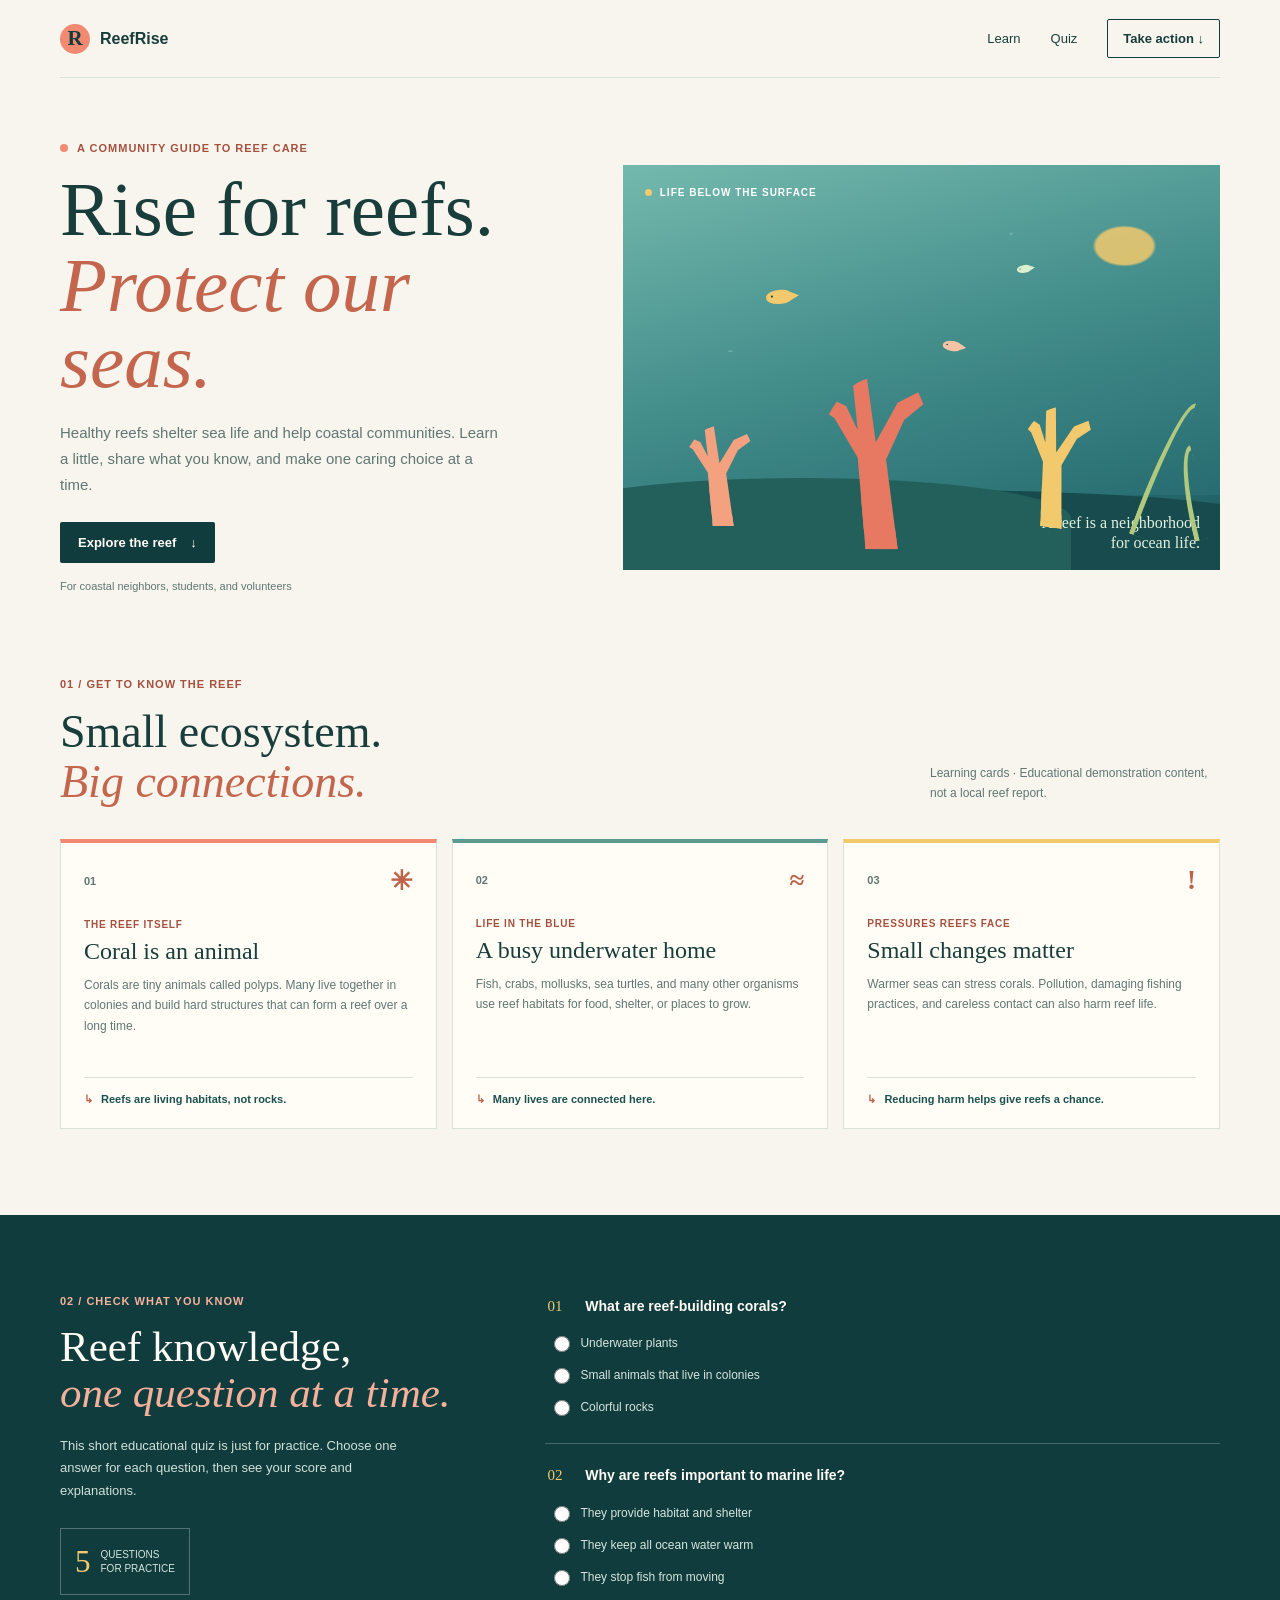
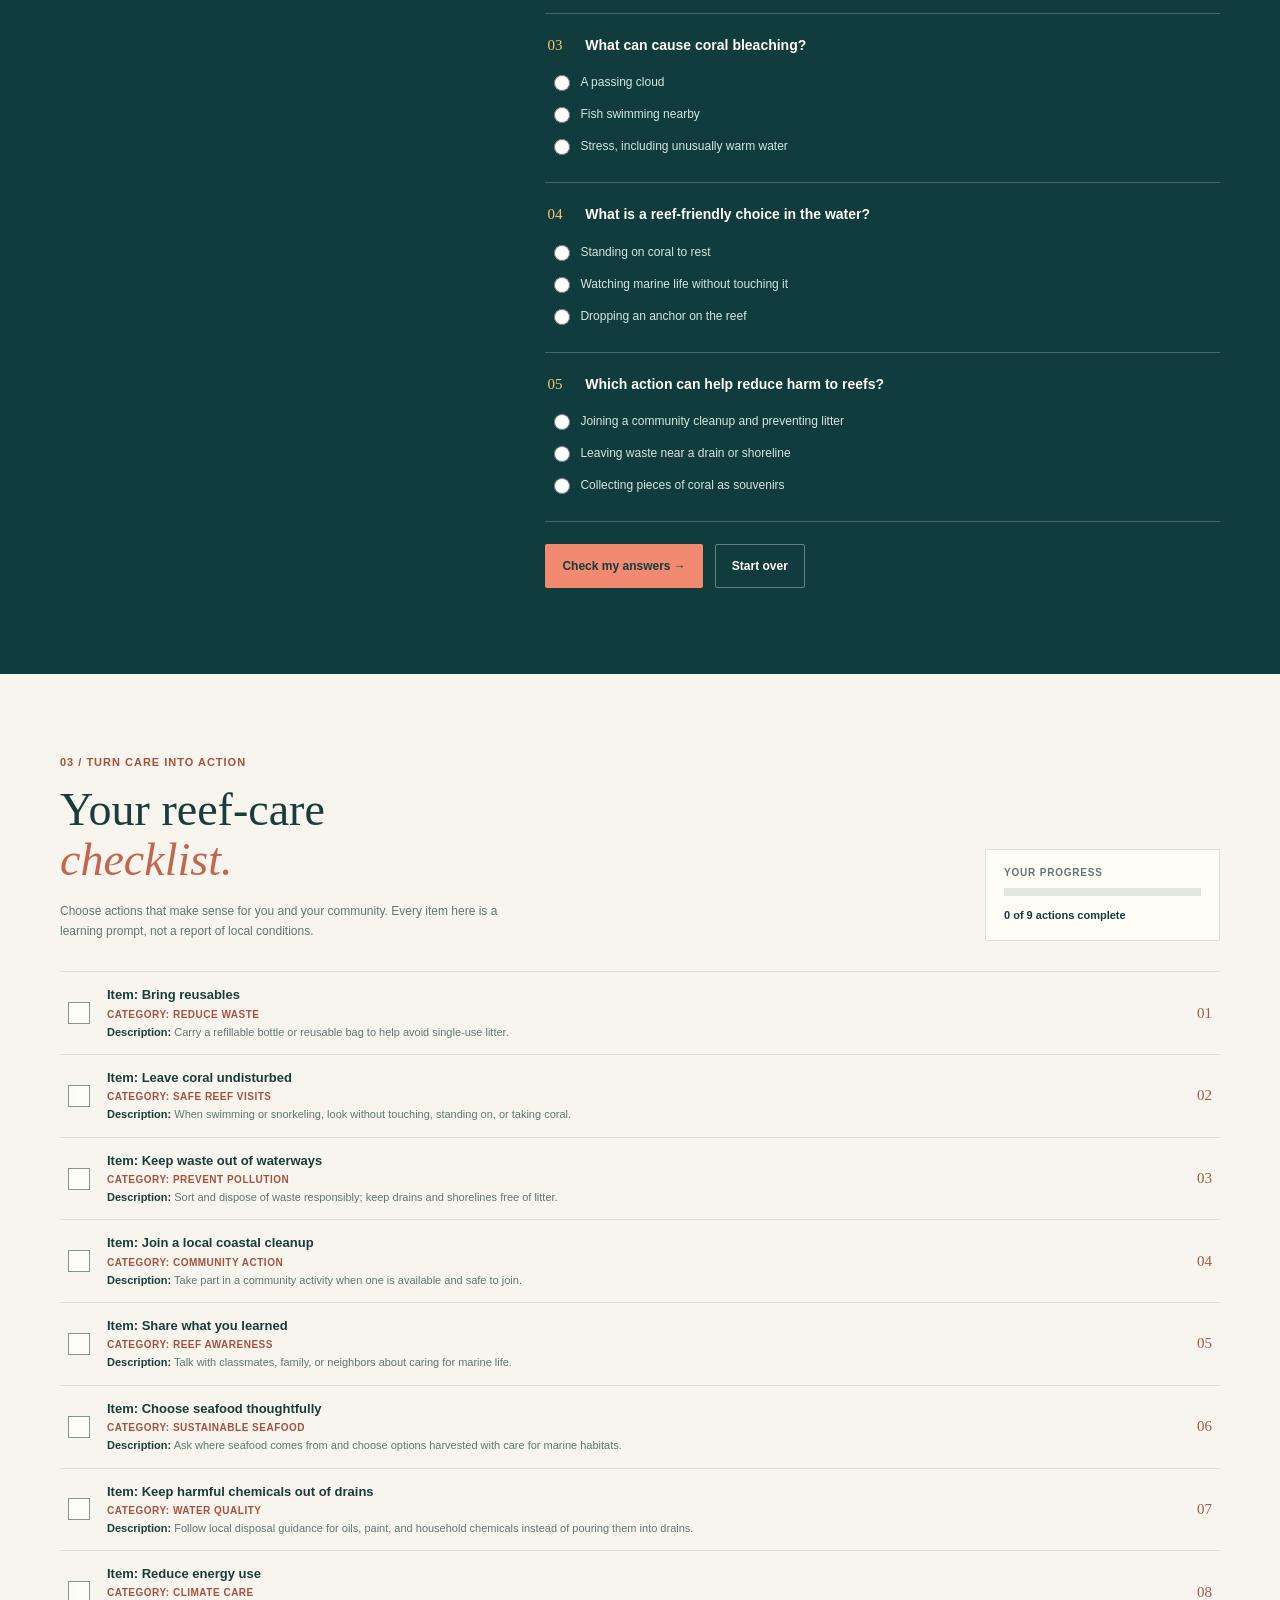
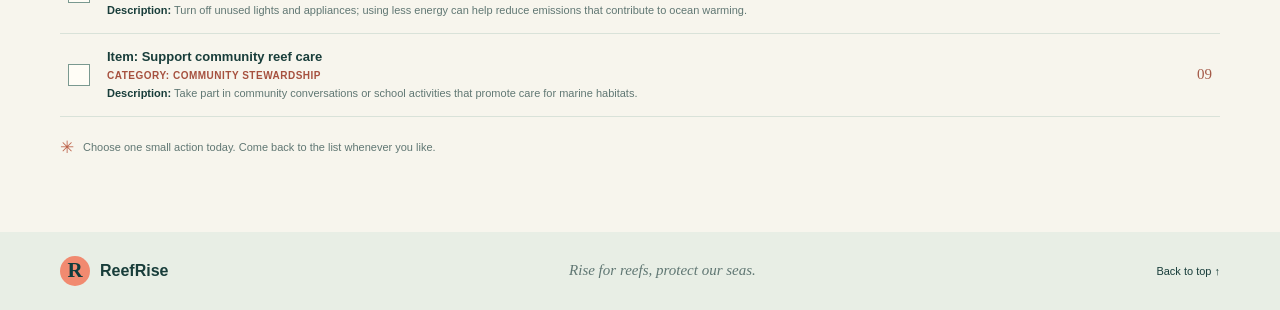
<file: index.html>
<!doctype html>
<html lang="en">
<head>
    <meta charset="utf-8">
    <meta name="viewport" content="width=device-width, initial-scale=1">
    <meta name="theme-color" content="#103c3d">
    <meta name="description" content="Learn about coral reefs, try a short knowledge quiz, and check off everyday ways to care for the sea.">
    <title>ReefRise: Rise for Reefs, Protect Our Seas</title>
    <link rel="stylesheet" href="styles.css">
    <script src="script.js" defer></script>
</head>
<body>
    <a class="skip-link" href="#main-content">Skip to content</a>
    <header class="site-header">
        <a class="wordmark" href="#home" aria-label="ReefRise home">
            <span class="wordmark-icon" aria-hidden="true">R</span>
            <span>ReefRise</span>
        </a>
        <nav aria-label="Main navigation">
            <a href="#learn">Learn</a>
            <a href="#quiz">Quiz</a>
            <a class="nav-action" href="#checklist">Take action <span aria-hidden="true">↓</span></a>
        </nav>
    </header>

    <main id="main-content">
        <section class="hero section-shell" id="home" aria-labelledby="hero-title">
            <div class="hero-copy">
                <p class="eyebrow"><span class="eyebrow-dot" aria-hidden="true"></span> A community guide to reef care</p>
                <h1 id="hero-title">Rise for reefs.<br><span>Protect our seas.</span></h1>
                <p class="hero-description">Healthy reefs shelter sea life and help coastal communities. Learn a little, share what you know, and make one caring choice at a time.</p>
                <a class="primary-link" href="#learn">Explore the reef <span aria-hidden="true">↓</span></a>
                <p class="hero-note">For coastal neighbors, students, and volunteers</p>
            </div>
            <div class="reef-scene" role="img" aria-label="Illustration of a coral reef with fish beneath the water">
                <div class="scene-label"><span class="scene-dot"></span> Life below the surface</div>
                <span class="scene-fish fish-one" aria-hidden="true"></span>
                <span class="scene-fish fish-two" aria-hidden="true"></span>
                <span class="scene-fish fish-three" aria-hidden="true"></span>
                <span class="sea-grass grass-one" aria-hidden="true"></span>
                <span class="sea-grass grass-two" aria-hidden="true"></span>
                <span class="coral coral-left" aria-hidden="true"><i></i><i></i><i></i></span>
                <span class="coral coral-middle" aria-hidden="true"><i></i><i></i><i></i></span>
                <span class="coral coral-right" aria-hidden="true"><i></i><i></i><i></i></span>
                <span class="scene-caption">A reef is a neighborhood<br>for ocean life.</span>
            </div>
        </section>

        <section class="learn-section section-shell" id="learn" aria-labelledby="learn-title">
            <div class="section-heading">
                <div>
                    <p class="eyebrow">01 / Get to know the reef</p>
                    <h2 id="learn-title">Small ecosystem.<br><span>Big connections.</span></h2>
                </div>
                <p class="section-intro">Learning cards · Educational demonstration content, not a local reef report.</p>
            </div>
            <div class="learning-grid">
                <article class="learning-card card-coral">
                    <div class="card-topline"><span>01</span><span class="card-symbol" aria-hidden="true">✳</span></div>
                    <p class="card-kicker">The reef itself</p>
                    <h3>Coral is an animal</h3>
                    <p>Corals are tiny animals called polyps. Many live together in colonies and build hard structures that can form a reef over a long time.</p>
                    <p class="card-takeaway"><span aria-hidden="true">↳</span> Reefs are living habitats, not rocks.</p>
                </article>
                <article class="learning-card card-life">
                    <div class="card-topline"><span>02</span><span class="card-symbol" aria-hidden="true">≈</span></div>
                    <p class="card-kicker">Life in the blue</p>
                    <h3>A busy underwater home</h3>
                    <p>Fish, crabs, mollusks, sea turtles, and many other organisms use reef habitats for food, shelter, or places to grow.</p>
                    <p class="card-takeaway"><span aria-hidden="true">↳</span> Many lives are connected here.</p>
                </article>
                <article class="learning-card card-threats">
                    <div class="card-topline"><span>03</span><span class="card-symbol" aria-hidden="true">!</span></div>
                    <p class="card-kicker">Pressures reefs face</p>
                    <h3>Small changes matter</h3>
                    <p>Warmer seas can stress corals. Pollution, damaging fishing practices, and careless contact can also harm reef life.</p>
                    <p class="card-takeaway"><span aria-hidden="true">↳</span> Reducing harm helps give reefs a chance.</p>
                </article>
            </div>
        </section>

        <section class="quiz-band" id="quiz" aria-labelledby="quiz-title">
            <div class="section-shell quiz-layout">
                <div class="quiz-intro">
                    <p class="eyebrow">02 / Check what you know</p>
                    <h2 id="quiz-title">Reef knowledge,<br><span>one question at a time.</span></h2>
                    <p>This short educational quiz is just for practice. Choose one answer for each question, then see your score and explanations.</p>
                    <div class="quiz-stamp" aria-hidden="true"><span>5</span><span>questions<br>for practice</span></div>
                </div>
                <form class="quiz-form" id="quiz-form">
                    <fieldset class="quiz-question" data-answer="b">
                        <legend><span class="question-number">01</span> What are reef-building corals?</legend>
                        <label class="quiz-option"><input type="radio" name="q1" value="a"><span>Underwater plants</span></label>
                        <label class="quiz-option"><input type="radio" name="q1" value="b"><span>Small animals that live in colonies</span></label>
                        <label class="quiz-option"><input type="radio" name="q1" value="c"><span>Colorful rocks</span></label>
                    </fieldset>
                    <fieldset class="quiz-question" data-answer="a">
                        <legend><span class="question-number">02</span> Why are reefs important to marine life?</legend>
                        <label class="quiz-option"><input type="radio" name="q2" value="a"><span>They provide habitat and shelter</span></label>
                        <label class="quiz-option"><input type="radio" name="q2" value="b"><span>They keep all ocean water warm</span></label>
                        <label class="quiz-option"><input type="radio" name="q2" value="c"><span>They stop fish from moving</span></label>
                    </fieldset>
                    <fieldset class="quiz-question" data-answer="c">
                        <legend><span class="question-number">03</span> What can cause coral bleaching?</legend>
                        <label class="quiz-option"><input type="radio" name="q3" value="a"><span>A passing cloud</span></label>
                        <label class="quiz-option"><input type="radio" name="q3" value="b"><span>Fish swimming nearby</span></label>
                        <label class="quiz-option"><input type="radio" name="q3" value="c"><span>Stress, including unusually warm water</span></label>
                    </fieldset>
                    <fieldset class="quiz-question" data-answer="b">
                        <legend><span class="question-number">04</span> What is a reef-friendly choice in the water?</legend>
                        <label class="quiz-option"><input type="radio" name="q4" value="a"><span>Standing on coral to rest</span></label>
                        <label class="quiz-option"><input type="radio" name="q4" value="b"><span>Watching marine life without touching it</span></label>
                        <label class="quiz-option"><input type="radio" name="q4" value="c"><span>Dropping an anchor on the reef</span></label>
                    </fieldset>
                    <fieldset class="quiz-question" data-answer="a">
                        <legend><span class="question-number">05</span> Which action can help reduce harm to reefs?</legend>
                        <label class="quiz-option"><input type="radio" name="q5" value="a"><span>Joining a community cleanup and preventing litter</span></label>
                        <label class="quiz-option"><input type="radio" name="q5" value="b"><span>Leaving waste near a drain or shoreline</span></label>
                        <label class="quiz-option"><input type="radio" name="q5" value="c"><span>Collecting pieces of coral as souvenirs</span></label>
                    </fieldset>
                    <div class="quiz-controls">
                        <button class="button button-dark" type="submit">Check my answers <span aria-hidden="true">→</span></button>
                        <button class="button button-quiet" type="reset">Start over</button>
                    </div>
                    <div class="quiz-result" id="quiz-result" hidden>
                        <div id="quiz-summary" role="status" aria-live="polite" aria-atomic="true"></div>
                        <ul id="quiz-explanations"></ul>
                    </div>
                </form>
                </form>
            </div>
        </section>

        <section class="checklist-section section-shell" id="checklist" aria-labelledby="checklist-title">
            <div class="checklist-heading">
                <div>
                    <p class="eyebrow">03 / Turn care into action</p>
                    <h2 id="checklist-title">Your reef-care<br><span>checklist.</span></h2>
                    <p class="checklist-intro">Choose actions that make sense for you and your community. Every item here is a learning prompt, not a report of local conditions.</p>
                </div>
                <div class="progress-panel">
                    <span class="progress-label">Your progress</span>
                    <progress id="checklist-progress" max="9" value="0" aria-label="Reef protection checklist progress">0 of 9 actions complete</progress>
                    <output id="checklist-count" for="checklist-progress" aria-live="polite">0 of 9 actions complete</output>
                </div>
            </div>
            <ul class="checklist">
                <li>
                    <label class="check-item"><input type="checkbox" name="reef-action"><span class="check-box" aria-hidden="true"></span><span class="check-copy"><strong class="check-item-name">Item: Bring reusables</strong><span class="check-category"><strong>Category:</strong> Reduce Waste</span><span class="check-description"><strong>Description:</strong> Carry a refillable bottle or reusable bag to help avoid single-use litter.</span></span><span class="check-mark" aria-hidden="true">01</span></label>
                </li>
                <li>
                    <label class="check-item"><input type="checkbox" name="reef-action"><span class="check-box" aria-hidden="true"></span><span class="check-copy"><strong class="check-item-name">Item: Leave coral undisturbed</strong><span class="check-category"><strong>Category:</strong> Safe Reef Visits</span><span class="check-description"><strong>Description:</strong> When swimming or snorkeling, look without touching, standing on, or taking coral.</span></span><span class="check-mark" aria-hidden="true">02</span></label>
                </li>
                <li>
                    <label class="check-item"><input type="checkbox" name="reef-action"><span class="check-box" aria-hidden="true"></span><span class="check-copy"><strong class="check-item-name">Item: Keep waste out of waterways</strong><span class="check-category"><strong>Category:</strong> Prevent Pollution</span><span class="check-description"><strong>Description:</strong> Sort and dispose of waste responsibly; keep drains and shorelines free of litter.</span></span><span class="check-mark" aria-hidden="true">03</span></label>
                </li>
                <li>
                    <label class="check-item"><input type="checkbox" name="reef-action"><span class="check-box" aria-hidden="true"></span><span class="check-copy"><strong class="check-item-name">Item: Join a local coastal cleanup</strong><span class="check-category"><strong>Category:</strong> Community Action</span><span class="check-description"><strong>Description:</strong> Take part in a community activity when one is available and safe to join.</span></span><span class="check-mark" aria-hidden="true">04</span></label>
                </li>
                <li>
                    <label class="check-item"><input type="checkbox" name="reef-action"><span class="check-box" aria-hidden="true"></span><span class="check-copy"><strong class="check-item-name">Item: Share what you learned</strong><span class="check-category"><strong>Category:</strong> Reef Awareness</span><span class="check-description"><strong>Description:</strong> Talk with classmates, family, or neighbors about caring for marine life.</span></span><span class="check-mark" aria-hidden="true">05</span></label>
                </li>
                <li>
                    <label class="check-item"><input type="checkbox" name="reef-action"><span class="check-box" aria-hidden="true"></span><span class="check-copy"><strong class="check-item-name">Item: Choose seafood thoughtfully</strong><span class="check-category"><strong>Category:</strong> Sustainable Seafood</span><span class="check-description"><strong>Description:</strong> Ask where seafood comes from and choose options harvested with care for marine habitats.</span></span><span class="check-mark" aria-hidden="true">06</span></label>
                </li>
                <li>
                    <label class="check-item"><input type="checkbox" name="reef-action"><span class="check-box" aria-hidden="true"></span><span class="check-copy"><strong class="check-item-name">Item: Keep harmful chemicals out of drains</strong><span class="check-category"><strong>Category:</strong> Water Quality</span><span class="check-description"><strong>Description:</strong> Follow local disposal guidance for oils, paint, and household chemicals instead of pouring them into drains.</span></span><span class="check-mark" aria-hidden="true">07</span></label>
                </li>
                <li>
                    <label class="check-item"><input type="checkbox" name="reef-action"><span class="check-box" aria-hidden="true"></span><span class="check-copy"><strong class="check-item-name">Item: Reduce energy use</strong><span class="check-category"><strong>Category:</strong> Climate Care</span><span class="check-description"><strong>Description:</strong> Turn off unused lights and appliances; using less energy can help reduce emissions that contribute to ocean warming.</span></span><span class="check-mark" aria-hidden="true">08</span></label>
                </li>
                <li>
                    <label class="check-item"><input type="checkbox" name="reef-action"><span class="check-box" aria-hidden="true"></span><span class="check-copy"><strong class="check-item-name">Item: Support community reef care</strong><span class="check-category"><strong>Category:</strong> Community Stewardship</span><span class="check-description"><strong>Description:</strong> Take part in community conversations or school activities that promote care for marine habitats.</span></span><span class="check-mark" aria-hidden="true">09</span></label>
                </li>
            </ul>
            <p class="checklist-note"><span aria-hidden="true">✳</span> Choose one small action today. Come back to the list whenever you like.</p>
        </section>
    </main>

    <footer class="site-footer">
        <div class="section-shell footer-inner">
            <a class="wordmark" href="#home"><span class="wordmark-icon" aria-hidden="true">R</span><span>ReefRise</span></a>
            <p>Rise for reefs, protect our seas.</p>
            <a href="#home">Back to top ↑</a>
        </div>
    </footer>
</body>
</html>
</file>
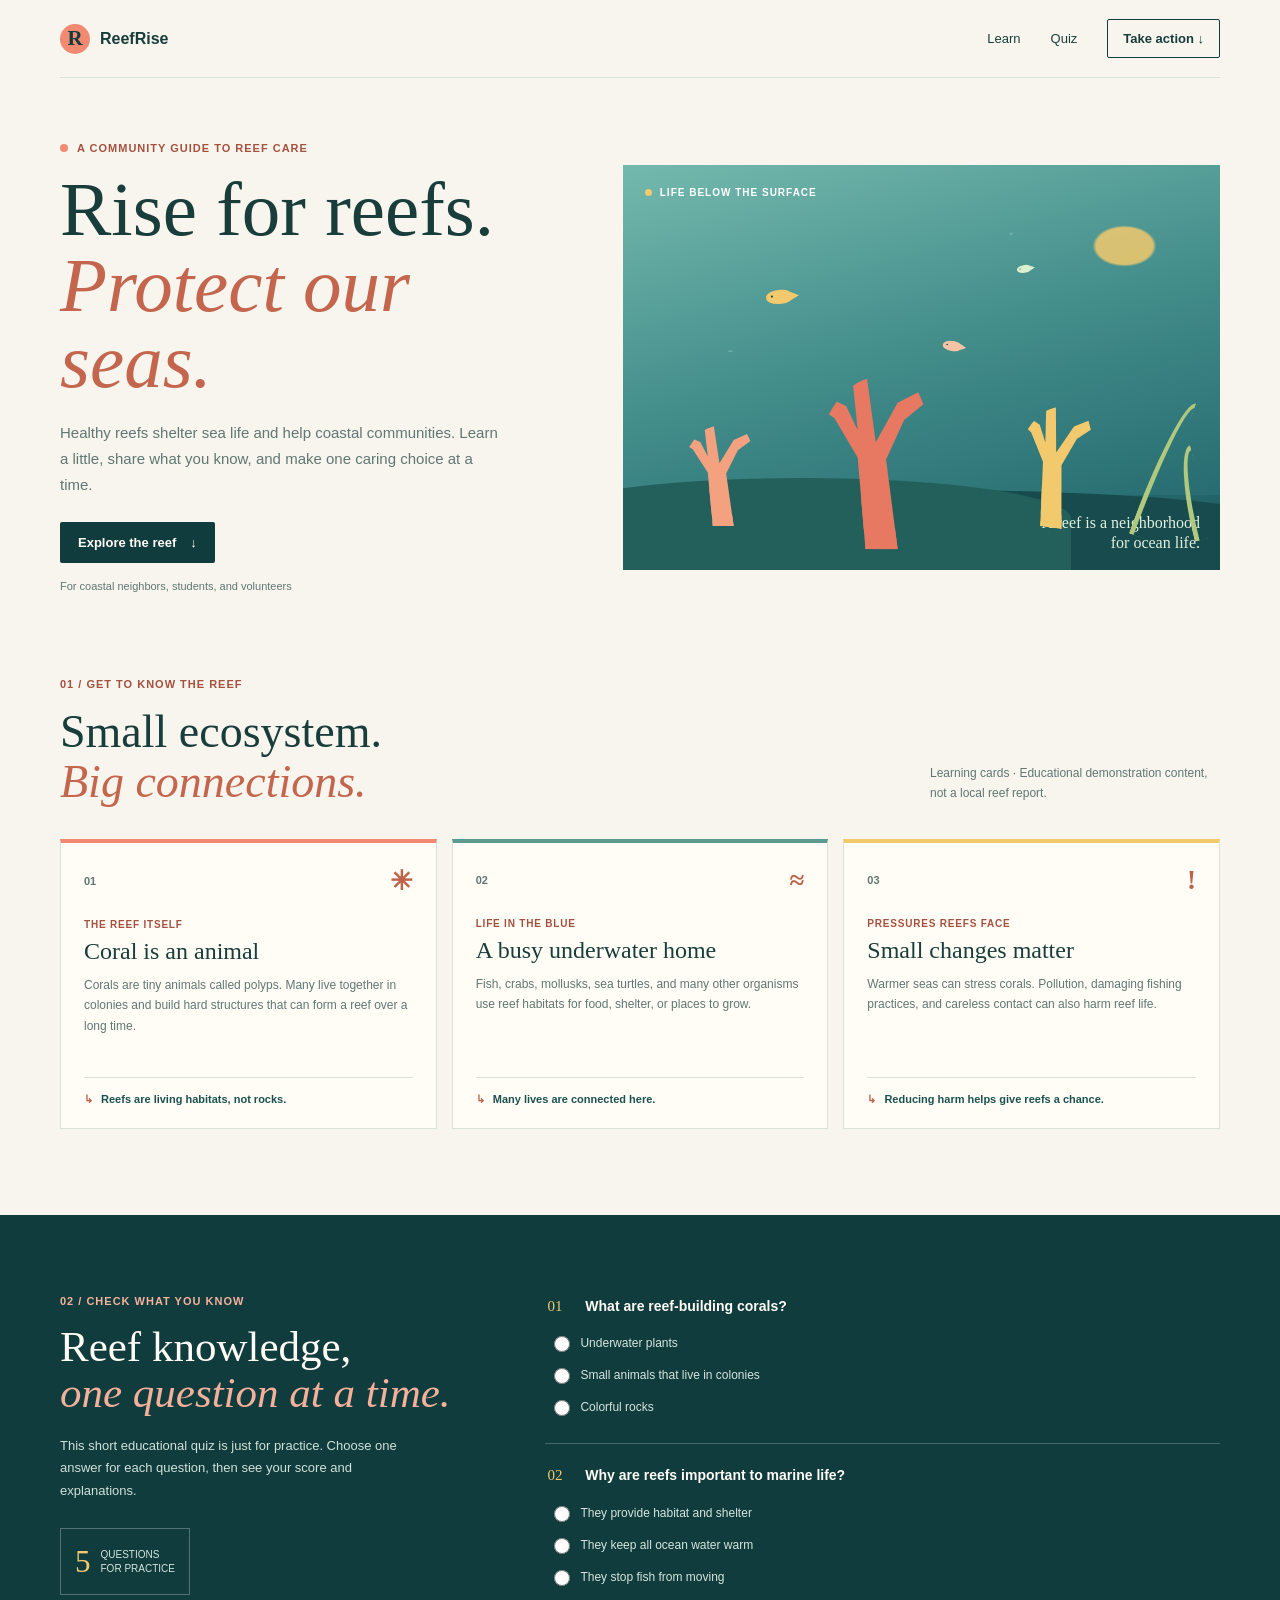
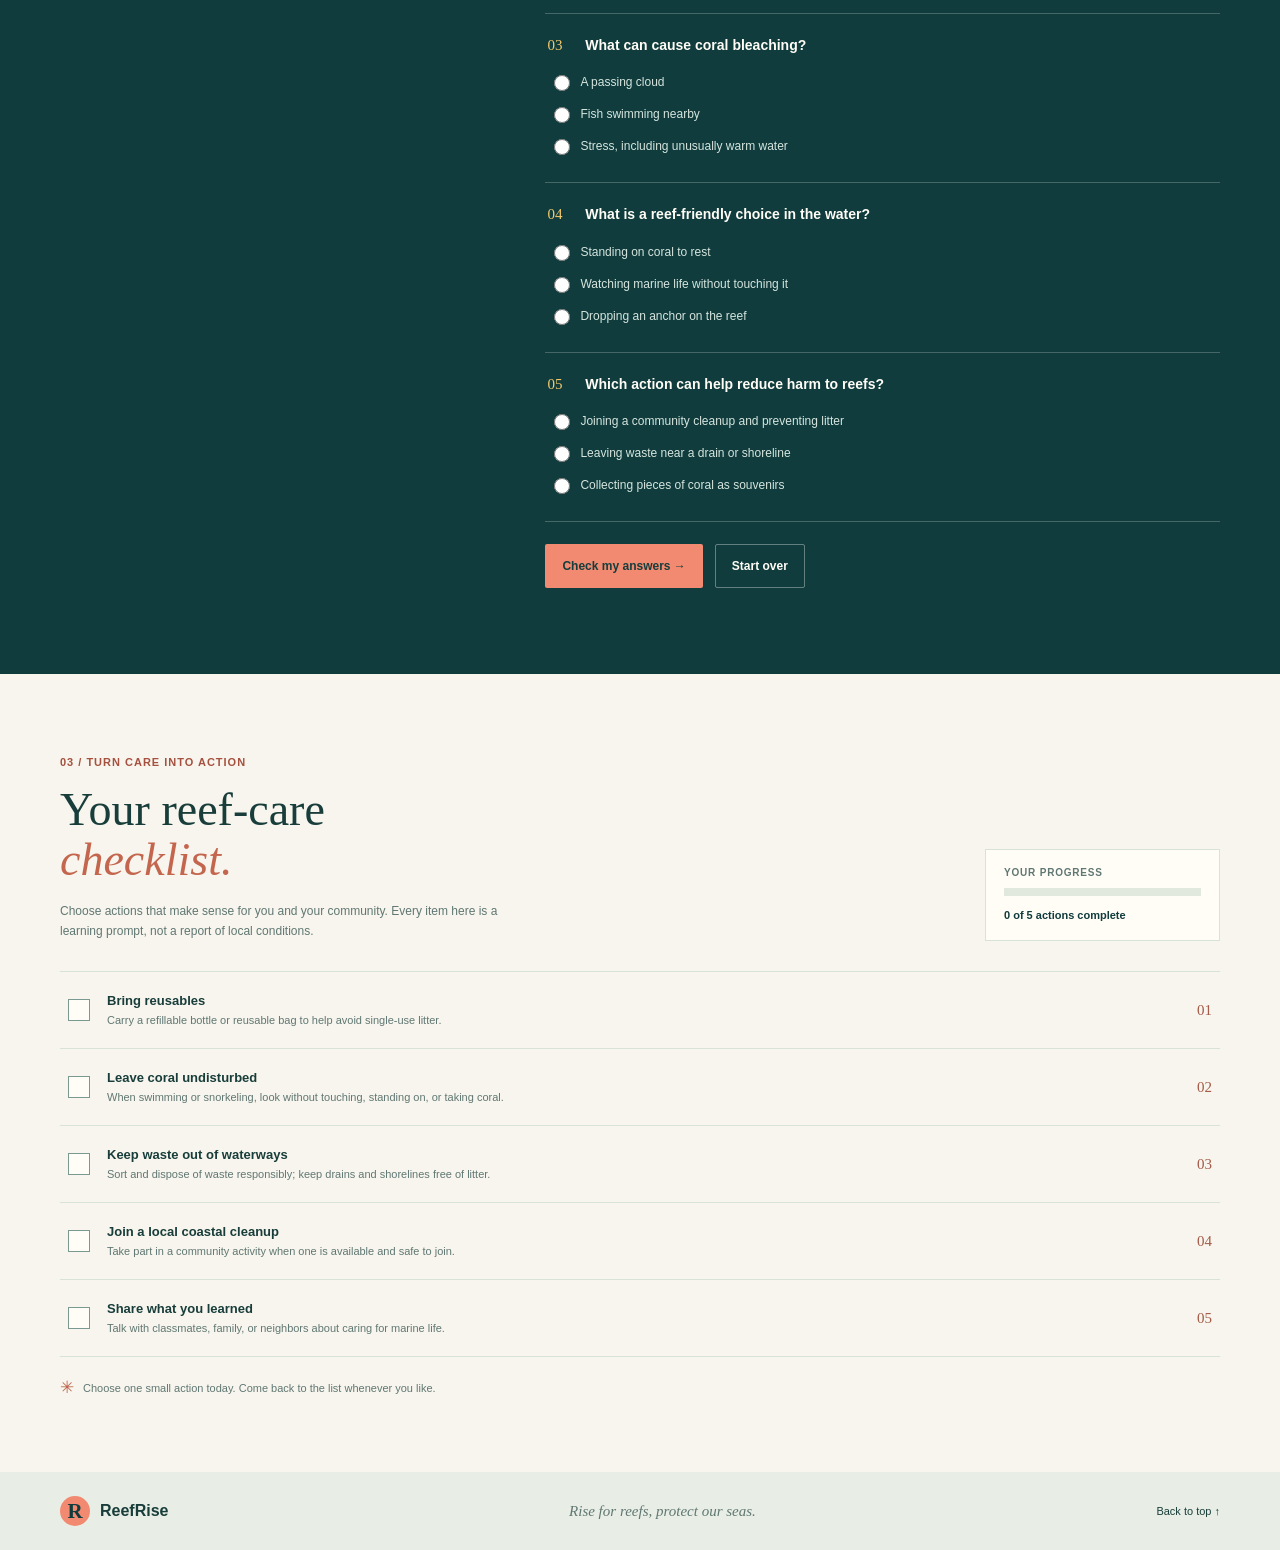
<file: outputs/task3/index.html>
<!doctype html>
<html lang="en">
<head>
    <meta charset="utf-8">
    <meta name="viewport" content="width=device-width, initial-scale=1">
    <meta name="theme-color" content="#103c3d">
    <meta name="description" content="Learn about coral reefs, try a short knowledge quiz, and check off everyday ways to care for the sea.">
    <title>ReefRise: Rise for Reefs, Protect Our Seas</title>
    <link rel="stylesheet" href="styles.css">
    <script src="script.js" defer></script>
</head>
<body>
    <a class="skip-link" href="#main-content">Skip to content</a>
    <header class="site-header">
        <a class="wordmark" href="#home" aria-label="ReefRise home">
            <span class="wordmark-icon" aria-hidden="true">R</span>
            <span>ReefRise</span>
        </a>
        <nav aria-label="Main navigation">
            <a href="#learn">Learn</a>
            <a href="#quiz">Quiz</a>
            <a class="nav-action" href="#checklist">Take action <span aria-hidden="true">↓</span></a>
        </nav>
    </header>

    <main id="main-content">
        <section class="hero section-shell" id="home" aria-labelledby="hero-title">
            <div class="hero-copy">
                <p class="eyebrow"><span class="eyebrow-dot" aria-hidden="true"></span> A community guide to reef care</p>
                <h1 id="hero-title">Rise for reefs.<br><span>Protect our seas.</span></h1>
                <p class="hero-description">Healthy reefs shelter sea life and help coastal communities. Learn a little, share what you know, and make one caring choice at a time.</p>
                <a class="primary-link" href="#learn">Explore the reef <span aria-hidden="true">↓</span></a>
                <p class="hero-note">For coastal neighbors, students, and volunteers</p>
            </div>
            <div class="reef-scene" role="img" aria-label="Illustration of a coral reef with fish beneath the water">
                <div class="scene-label"><span class="scene-dot"></span> Life below the surface</div>
                <span class="scene-fish fish-one" aria-hidden="true"></span>
                <span class="scene-fish fish-two" aria-hidden="true"></span>
                <span class="scene-fish fish-three" aria-hidden="true"></span>
                <span class="sea-grass grass-one" aria-hidden="true"></span>
                <span class="sea-grass grass-two" aria-hidden="true"></span>
                <span class="coral coral-left" aria-hidden="true"><i></i><i></i><i></i></span>
                <span class="coral coral-middle" aria-hidden="true"><i></i><i></i><i></i></span>
                <span class="coral coral-right" aria-hidden="true"><i></i><i></i><i></i></span>
                <span class="scene-caption">A reef is a neighborhood<br>for ocean life.</span>
            </div>
        </section>

        <section class="learn-section section-shell" id="learn" aria-labelledby="learn-title">
            <div class="section-heading">
                <div>
                    <p class="eyebrow">01 / Get to know the reef</p>
                    <h2 id="learn-title">Small ecosystem.<br><span>Big connections.</span></h2>
                </div>
                <p class="section-intro">Learning cards · Educational demonstration content, not a local reef report.</p>
            </div>
            <div class="learning-grid">
                <article class="learning-card card-coral">
                    <div class="card-topline"><span>01</span><span class="card-symbol" aria-hidden="true">✳</span></div>
                    <p class="card-kicker">The reef itself</p>
                    <h3>Coral is an animal</h3>
                    <p>Corals are tiny animals called polyps. Many live together in colonies and build hard structures that can form a reef over a long time.</p>
                    <p class="card-takeaway"><span aria-hidden="true">↳</span> Reefs are living habitats, not rocks.</p>
                </article>
                <article class="learning-card card-life">
                    <div class="card-topline"><span>02</span><span class="card-symbol" aria-hidden="true">≈</span></div>
                    <p class="card-kicker">Life in the blue</p>
                    <h3>A busy underwater home</h3>
                    <p>Fish, crabs, mollusks, sea turtles, and many other organisms use reef habitats for food, shelter, or places to grow.</p>
                    <p class="card-takeaway"><span aria-hidden="true">↳</span> Many lives are connected here.</p>
                </article>
                <article class="learning-card card-threats">
                    <div class="card-topline"><span>03</span><span class="card-symbol" aria-hidden="true">!</span></div>
                    <p class="card-kicker">Pressures reefs face</p>
                    <h3>Small changes matter</h3>
                    <p>Warmer seas can stress corals. Pollution, damaging fishing practices, and careless contact can also harm reef life.</p>
                    <p class="card-takeaway"><span aria-hidden="true">↳</span> Reducing harm helps give reefs a chance.</p>
                </article>
            </div>
        </section>

        <section class="quiz-band" id="quiz" aria-labelledby="quiz-title">
            <div class="section-shell quiz-layout">
                <div class="quiz-intro">
                    <p class="eyebrow">02 / Check what you know</p>
                    <h2 id="quiz-title">Reef knowledge,<br><span>one question at a time.</span></h2>
                    <p>This short educational quiz is just for practice. Choose one answer for each question, then see your score and explanations.</p>
                    <div class="quiz-stamp" aria-hidden="true"><span>5</span><span>questions<br>for practice</span></div>
                </div>
                <form class="quiz-form" id="quiz-form">
                    <fieldset class="quiz-question" data-answer="b">
                        <legend><span class="question-number">01</span> What are reef-building corals?</legend>
                        <label class="quiz-option"><input type="radio" name="q1" value="a"><span>Underwater plants</span></label>
                        <label class="quiz-option"><input type="radio" name="q1" value="b"><span>Small animals that live in colonies</span></label>
                        <label class="quiz-option"><input type="radio" name="q1" value="c"><span>Colorful rocks</span></label>
                    </fieldset>
                    <fieldset class="quiz-question" data-answer="a">
                        <legend><span class="question-number">02</span> Why are reefs important to marine life?</legend>
                        <label class="quiz-option"><input type="radio" name="q2" value="a"><span>They provide habitat and shelter</span></label>
                        <label class="quiz-option"><input type="radio" name="q2" value="b"><span>They keep all ocean water warm</span></label>
                        <label class="quiz-option"><input type="radio" name="q2" value="c"><span>They stop fish from moving</span></label>
                    </fieldset>
                    <fieldset class="quiz-question" data-answer="c">
                        <legend><span class="question-number">03</span> What can cause coral bleaching?</legend>
                        <label class="quiz-option"><input type="radio" name="q3" value="a"><span>A passing cloud</span></label>
                        <label class="quiz-option"><input type="radio" name="q3" value="b"><span>Fish swimming nearby</span></label>
                        <label class="quiz-option"><input type="radio" name="q3" value="c"><span>Stress, including unusually warm water</span></label>
                    </fieldset>
                    <fieldset class="quiz-question" data-answer="b">
                        <legend><span class="question-number">04</span> What is a reef-friendly choice in the water?</legend>
                        <label class="quiz-option"><input type="radio" name="q4" value="a"><span>Standing on coral to rest</span></label>
                        <label class="quiz-option"><input type="radio" name="q4" value="b"><span>Watching marine life without touching it</span></label>
                        <label class="quiz-option"><input type="radio" name="q4" value="c"><span>Dropping an anchor on the reef</span></label>
                    </fieldset>
                    <fieldset class="quiz-question" data-answer="a">
                        <legend><span class="question-number">05</span> Which action can help reduce harm to reefs?</legend>
                        <label class="quiz-option"><input type="radio" name="q5" value="a"><span>Joining a community cleanup and preventing litter</span></label>
                        <label class="quiz-option"><input type="radio" name="q5" value="b"><span>Leaving waste near a drain or shoreline</span></label>
                        <label class="quiz-option"><input type="radio" name="q5" value="c"><span>Collecting pieces of coral as souvenirs</span></label>
                    </fieldset>
                    <div class="quiz-controls">
                        <button class="button button-dark" type="submit">Check my answers <span aria-hidden="true">→</span></button>
                        <button class="button button-quiet" type="reset">Start over</button>
                    </div>
                    <div class="quiz-result" id="quiz-result" role="status" aria-live="polite" aria-atomic="true" hidden></div>
                </form>
            </div>
        </section>

        <section class="checklist-section section-shell" id="checklist" aria-labelledby="checklist-title">
            <div class="checklist-heading">
                <div>
                    <p class="eyebrow">03 / Turn care into action</p>
                    <h2 id="checklist-title">Your reef-care<br><span>checklist.</span></h2>
                    <p class="checklist-intro">Choose actions that make sense for you and your community. Every item here is a learning prompt, not a report of local conditions.</p>
                </div>
                <div class="progress-panel">
                    <span class="progress-label">Your progress</span>
                    <progress id="checklist-progress" max="5" value="0" aria-label="Reef protection checklist progress">0 of 5 actions complete</progress>
                    <output id="checklist-count" for="checklist-progress" aria-live="polite">0 of 5 actions complete</output>
                </div>
            </div>
            <ul class="checklist">
                <li>
                    <label class="check-item"><input type="checkbox" name="reef-action"><span class="check-box" aria-hidden="true"></span><span class="check-copy"><strong>Bring reusables</strong><span>Carry a refillable bottle or reusable bag to help avoid single-use litter.</span></span><span class="check-mark" aria-hidden="true">01</span></label>
                </li>
                <li>
                    <label class="check-item"><input type="checkbox" name="reef-action"><span class="check-box" aria-hidden="true"></span><span class="check-copy"><strong>Leave coral undisturbed</strong><span>When swimming or snorkeling, look without touching, standing on, or taking coral.</span></span><span class="check-mark" aria-hidden="true">02</span></label>
                </li>
                <li>
                    <label class="check-item"><input type="checkbox" name="reef-action"><span class="check-box" aria-hidden="true"></span><span class="check-copy"><strong>Keep waste out of waterways</strong><span>Sort and dispose of waste responsibly; keep drains and shorelines free of litter.</span></span><span class="check-mark" aria-hidden="true">03</span></label>
                </li>
                <li>
                    <label class="check-item"><input type="checkbox" name="reef-action"><span class="check-box" aria-hidden="true"></span><span class="check-copy"><strong>Join a local coastal cleanup</strong><span>Take part in a community activity when one is available and safe to join.</span></span><span class="check-mark" aria-hidden="true">04</span></label>
                </li>
                <li>
                    <label class="check-item"><input type="checkbox" name="reef-action"><span class="check-box" aria-hidden="true"></span><span class="check-copy"><strong>Share what you learned</strong><span>Talk with classmates, family, or neighbors about caring for marine life.</span></span><span class="check-mark" aria-hidden="true">05</span></label>
                </li>
            </ul>
            <p class="checklist-note"><span aria-hidden="true">✳</span> Choose one small action today. Come back to the list whenever you like.</p>
        </section>
    </main>

    <footer class="site-footer">
        <div class="section-shell footer-inner">
            <a class="wordmark" href="#home"><span class="wordmark-icon" aria-hidden="true">R</span><span>ReefRise</span></a>
            <p>Rise for reefs, protect our seas.</p>
            <a href="#home">Back to top ↑</a>
        </div>
    </footer>
</body>
</html>
</file>
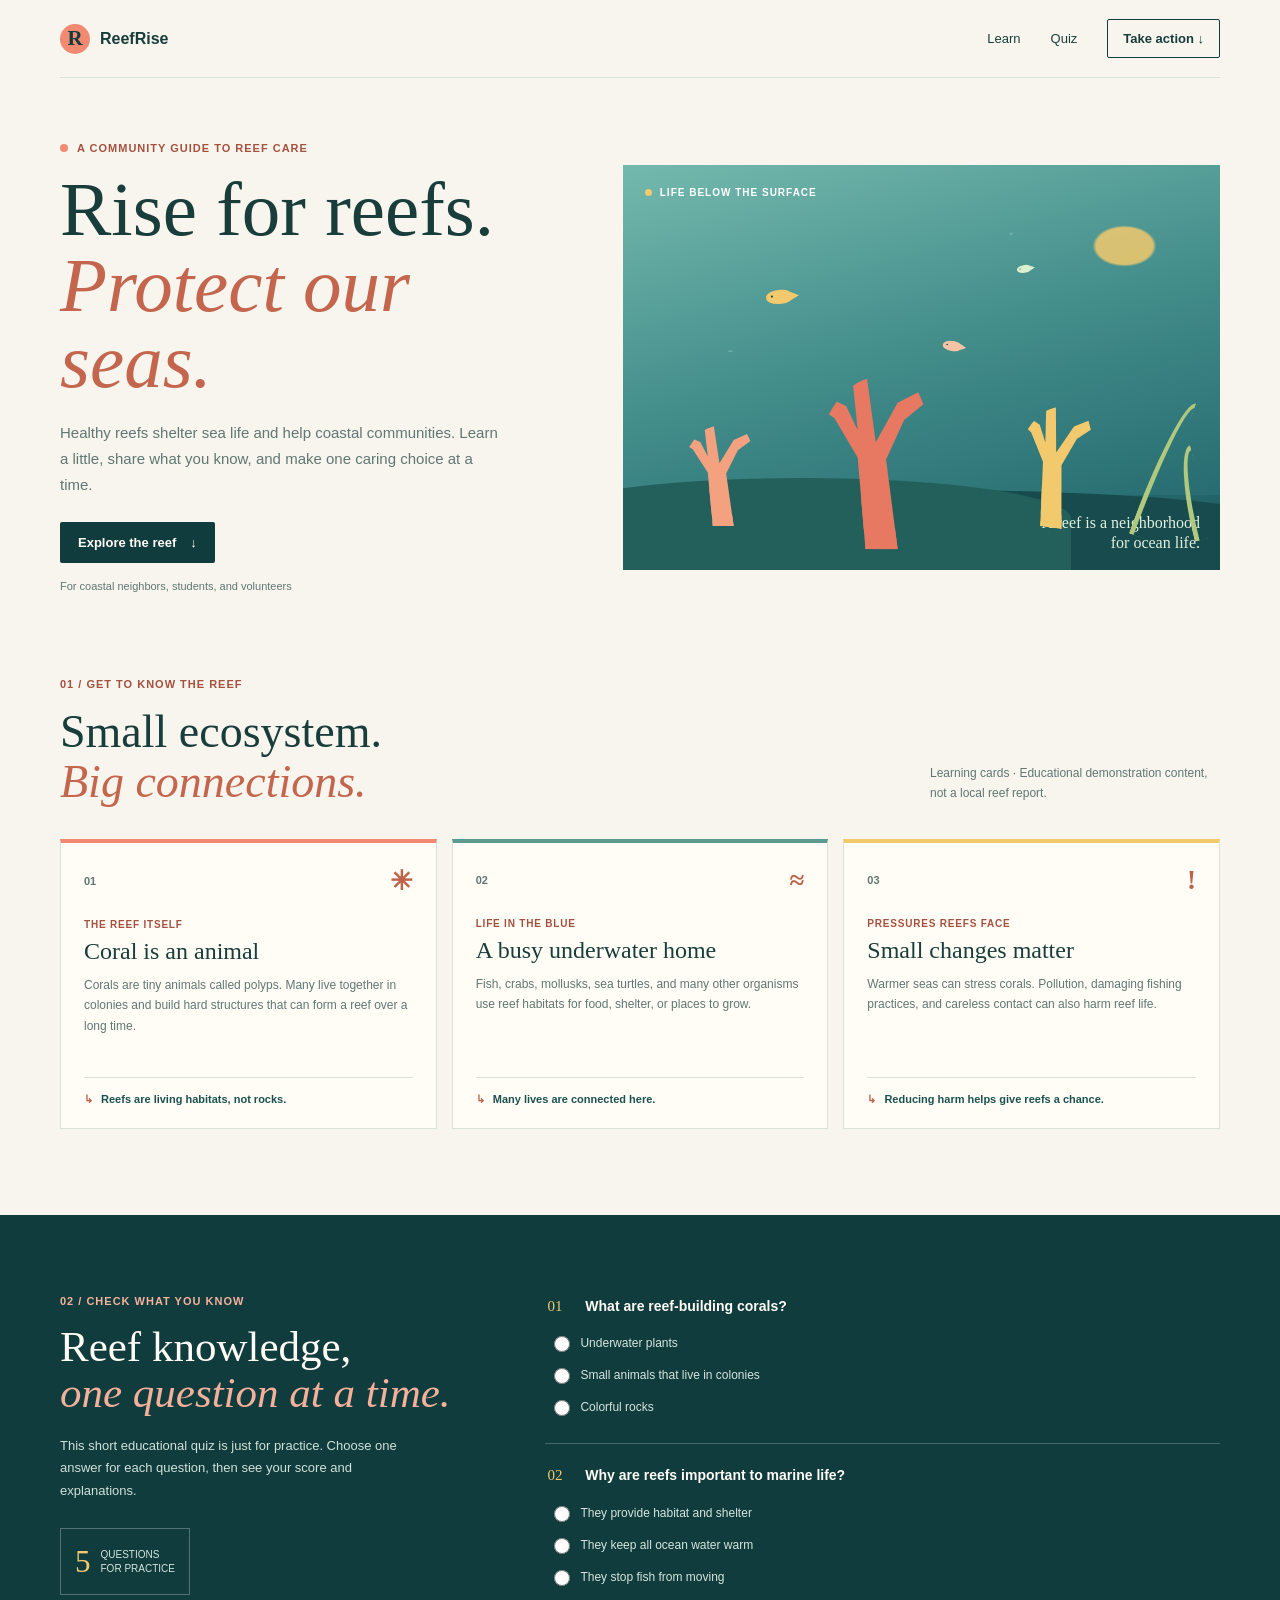
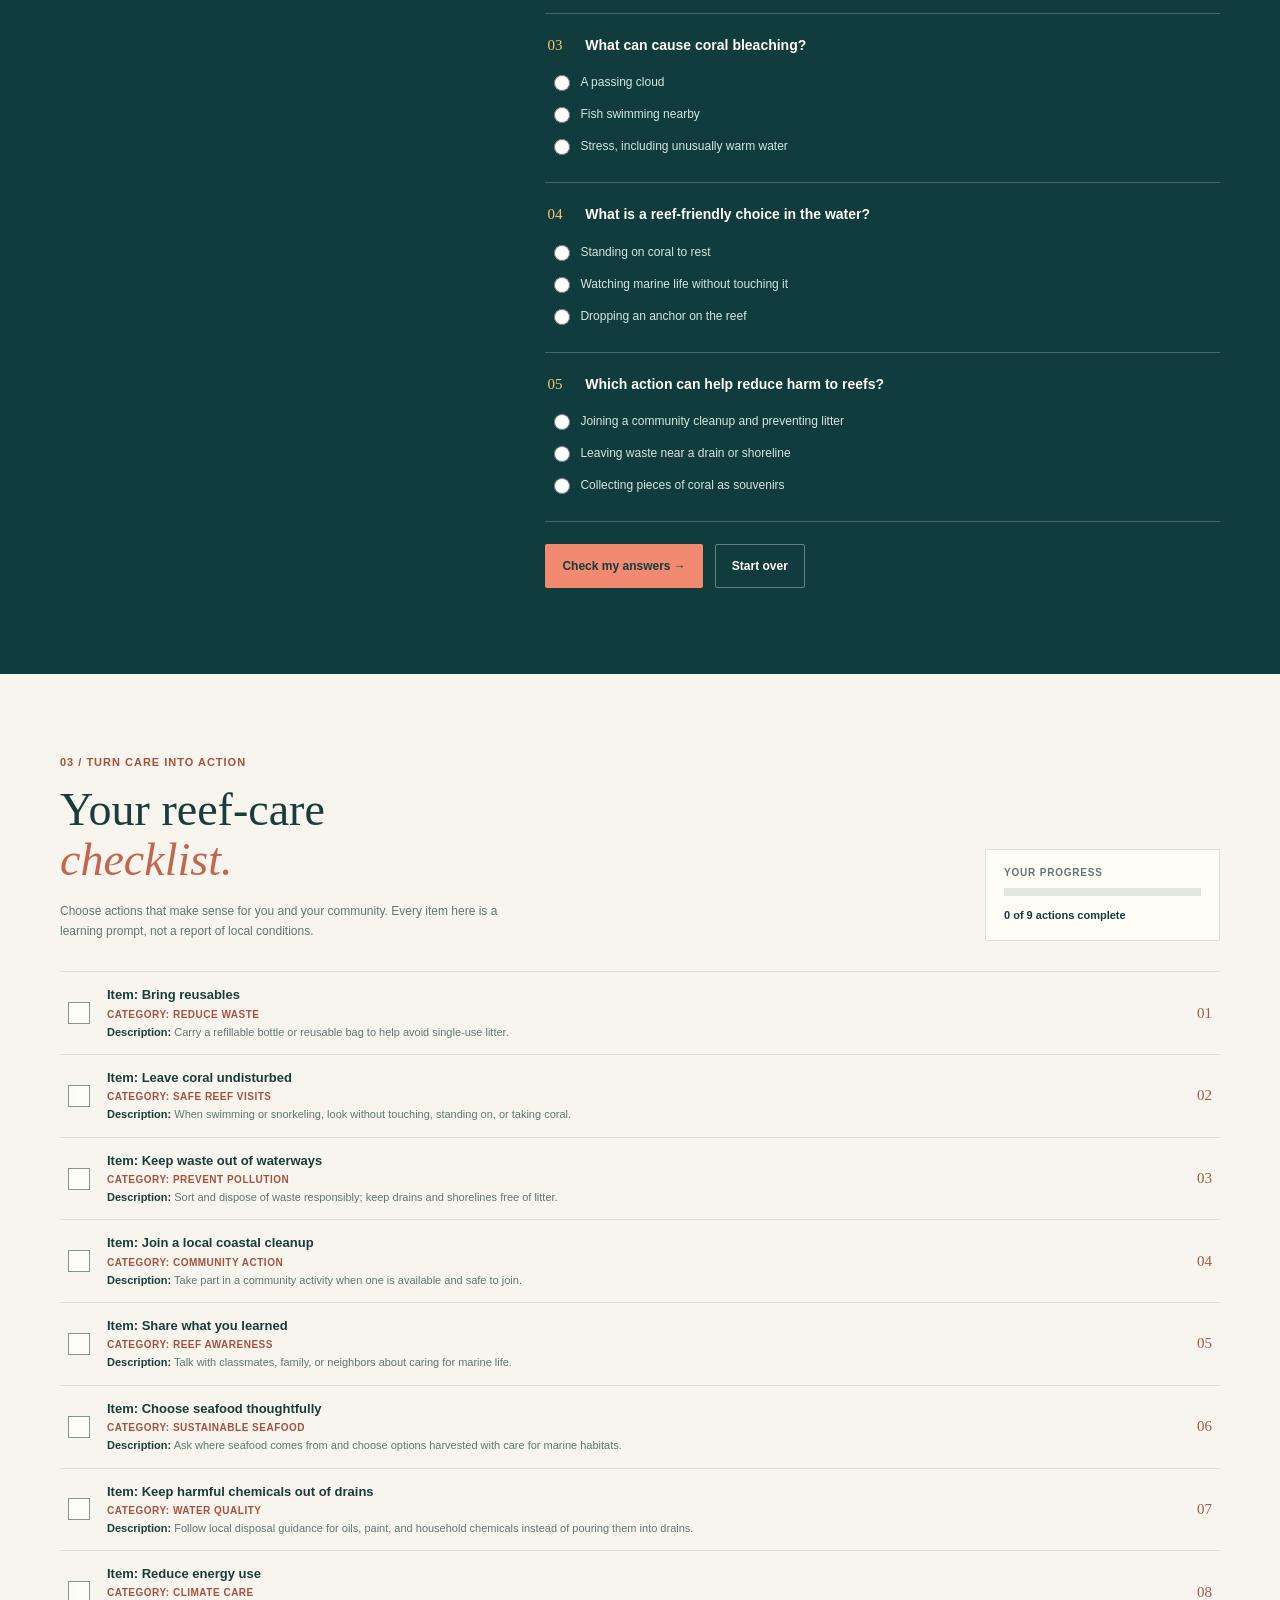
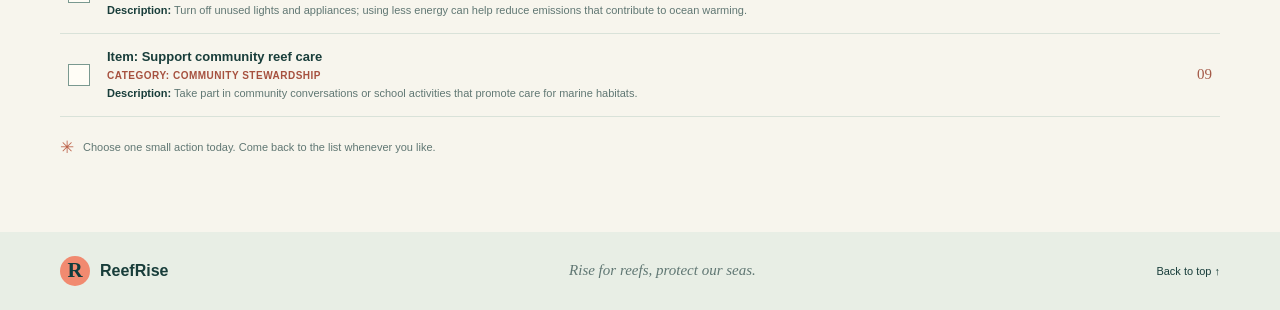
<file: outputs/task4/index.html>
<!doctype html>
<html lang="en">
<head>
    <meta charset="utf-8">
    <meta name="viewport" content="width=device-width, initial-scale=1">
    <meta name="theme-color" content="#103c3d">
    <meta name="description" content="Learn about coral reefs, try a short knowledge quiz, and check off everyday ways to care for the sea.">
    <title>ReefRise: Rise for Reefs, Protect Our Seas</title>
    <link rel="stylesheet" href="styles.css">
    <script src="script.js" defer></script>
</head>
<body>
    <a class="skip-link" href="#main-content">Skip to content</a>
    <header class="site-header">
        <a class="wordmark" href="#home" aria-label="ReefRise home">
            <span class="wordmark-icon" aria-hidden="true">R</span>
            <span>ReefRise</span>
        </a>
        <nav aria-label="Main navigation">
            <a href="#learn">Learn</a>
            <a href="#quiz">Quiz</a>
            <a class="nav-action" href="#checklist">Take action <span aria-hidden="true">↓</span></a>
        </nav>
    </header>

    <main id="main-content">
        <section class="hero section-shell" id="home" aria-labelledby="hero-title">
            <div class="hero-copy">
                <p class="eyebrow"><span class="eyebrow-dot" aria-hidden="true"></span> A community guide to reef care</p>
                <h1 id="hero-title">Rise for reefs.<br><span>Protect our seas.</span></h1>
                <p class="hero-description">Healthy reefs shelter sea life and help coastal communities. Learn a little, share what you know, and make one caring choice at a time.</p>
                <a class="primary-link" href="#learn">Explore the reef <span aria-hidden="true">↓</span></a>
                <p class="hero-note">For coastal neighbors, students, and volunteers</p>
            </div>
            <div class="reef-scene" role="img" aria-label="Illustration of a coral reef with fish beneath the water">
                <div class="scene-label"><span class="scene-dot"></span> Life below the surface</div>
                <span class="scene-fish fish-one" aria-hidden="true"></span>
                <span class="scene-fish fish-two" aria-hidden="true"></span>
                <span class="scene-fish fish-three" aria-hidden="true"></span>
                <span class="sea-grass grass-one" aria-hidden="true"></span>
                <span class="sea-grass grass-two" aria-hidden="true"></span>
                <span class="coral coral-left" aria-hidden="true"><i></i><i></i><i></i></span>
                <span class="coral coral-middle" aria-hidden="true"><i></i><i></i><i></i></span>
                <span class="coral coral-right" aria-hidden="true"><i></i><i></i><i></i></span>
                <span class="scene-caption">A reef is a neighborhood<br>for ocean life.</span>
            </div>
        </section>

        <section class="learn-section section-shell" id="learn" aria-labelledby="learn-title">
            <div class="section-heading">
                <div>
                    <p class="eyebrow">01 / Get to know the reef</p>
                    <h2 id="learn-title">Small ecosystem.<br><span>Big connections.</span></h2>
                </div>
                <p class="section-intro">Learning cards · Educational demonstration content, not a local reef report.</p>
            </div>
            <div class="learning-grid">
                <article class="learning-card card-coral">
                    <div class="card-topline"><span>01</span><span class="card-symbol" aria-hidden="true">✳</span></div>
                    <p class="card-kicker">The reef itself</p>
                    <h3>Coral is an animal</h3>
                    <p>Corals are tiny animals called polyps. Many live together in colonies and build hard structures that can form a reef over a long time.</p>
                    <p class="card-takeaway"><span aria-hidden="true">↳</span> Reefs are living habitats, not rocks.</p>
                </article>
                <article class="learning-card card-life">
                    <div class="card-topline"><span>02</span><span class="card-symbol" aria-hidden="true">≈</span></div>
                    <p class="card-kicker">Life in the blue</p>
                    <h3>A busy underwater home</h3>
                    <p>Fish, crabs, mollusks, sea turtles, and many other organisms use reef habitats for food, shelter, or places to grow.</p>
                    <p class="card-takeaway"><span aria-hidden="true">↳</span> Many lives are connected here.</p>
                </article>
                <article class="learning-card card-threats">
                    <div class="card-topline"><span>03</span><span class="card-symbol" aria-hidden="true">!</span></div>
                    <p class="card-kicker">Pressures reefs face</p>
                    <h3>Small changes matter</h3>
                    <p>Warmer seas can stress corals. Pollution, damaging fishing practices, and careless contact can also harm reef life.</p>
                    <p class="card-takeaway"><span aria-hidden="true">↳</span> Reducing harm helps give reefs a chance.</p>
                </article>
            </div>
        </section>

        <section class="quiz-band" id="quiz" aria-labelledby="quiz-title">
            <div class="section-shell quiz-layout">
                <div class="quiz-intro">
                    <p class="eyebrow">02 / Check what you know</p>
                    <h2 id="quiz-title">Reef knowledge,<br><span>one question at a time.</span></h2>
                    <p>This short educational quiz is just for practice. Choose one answer for each question, then see your score and explanations.</p>
                    <div class="quiz-stamp" aria-hidden="true"><span>5</span><span>questions<br>for practice</span></div>
                </div>
                <form class="quiz-form" id="quiz-form">
                    <fieldset class="quiz-question" data-answer="b">
                        <legend><span class="question-number">01</span> What are reef-building corals?</legend>
                        <label class="quiz-option"><input type="radio" name="q1" value="a"><span>Underwater plants</span></label>
                        <label class="quiz-option"><input type="radio" name="q1" value="b"><span>Small animals that live in colonies</span></label>
                        <label class="quiz-option"><input type="radio" name="q1" value="c"><span>Colorful rocks</span></label>
                    </fieldset>
                    <fieldset class="quiz-question" data-answer="a">
                        <legend><span class="question-number">02</span> Why are reefs important to marine life?</legend>
                        <label class="quiz-option"><input type="radio" name="q2" value="a"><span>They provide habitat and shelter</span></label>
                        <label class="quiz-option"><input type="radio" name="q2" value="b"><span>They keep all ocean water warm</span></label>
                        <label class="quiz-option"><input type="radio" name="q2" value="c"><span>They stop fish from moving</span></label>
                    </fieldset>
                    <fieldset class="quiz-question" data-answer="c">
                        <legend><span class="question-number">03</span> What can cause coral bleaching?</legend>
                        <label class="quiz-option"><input type="radio" name="q3" value="a"><span>A passing cloud</span></label>
                        <label class="quiz-option"><input type="radio" name="q3" value="b"><span>Fish swimming nearby</span></label>
                        <label class="quiz-option"><input type="radio" name="q3" value="c"><span>Stress, including unusually warm water</span></label>
                    </fieldset>
                    <fieldset class="quiz-question" data-answer="b">
                        <legend><span class="question-number">04</span> What is a reef-friendly choice in the water?</legend>
                        <label class="quiz-option"><input type="radio" name="q4" value="a"><span>Standing on coral to rest</span></label>
                        <label class="quiz-option"><input type="radio" name="q4" value="b"><span>Watching marine life without touching it</span></label>
                        <label class="quiz-option"><input type="radio" name="q4" value="c"><span>Dropping an anchor on the reef</span></label>
                    </fieldset>
                    <fieldset class="quiz-question" data-answer="a">
                        <legend><span class="question-number">05</span> Which action can help reduce harm to reefs?</legend>
                        <label class="quiz-option"><input type="radio" name="q5" value="a"><span>Joining a community cleanup and preventing litter</span></label>
                        <label class="quiz-option"><input type="radio" name="q5" value="b"><span>Leaving waste near a drain or shoreline</span></label>
                        <label class="quiz-option"><input type="radio" name="q5" value="c"><span>Collecting pieces of coral as souvenirs</span></label>
                    </fieldset>
                    <div class="quiz-controls">
                        <button class="button button-dark" type="submit">Check my answers <span aria-hidden="true">→</span></button>
                        <button class="button button-quiet" type="reset">Start over</button>
                    </div>
                    <div class="quiz-result" id="quiz-result" role="status" aria-live="polite" aria-atomic="true" hidden></div>
                </form>
            </div>
        </section>

        <section class="checklist-section section-shell" id="checklist" aria-labelledby="checklist-title">
            <div class="checklist-heading">
                <div>
                    <p class="eyebrow">03 / Turn care into action</p>
                    <h2 id="checklist-title">Your reef-care<br><span>checklist.</span></h2>
                    <p class="checklist-intro">Choose actions that make sense for you and your community. Every item here is a learning prompt, not a report of local conditions.</p>
                </div>
                <div class="progress-panel">
                    <span class="progress-label">Your progress</span>
                    <progress id="checklist-progress" max="9" value="0" aria-label="Reef protection checklist progress">0 of 9 actions complete</progress>
                    <output id="checklist-count" for="checklist-progress" aria-live="polite">0 of 9 actions complete</output>
                </div>
            </div>
            <ul class="checklist">
                <li>
                    <label class="check-item"><input type="checkbox" name="reef-action"><span class="check-box" aria-hidden="true"></span><span class="check-copy"><strong class="check-item-name">Item: Bring reusables</strong><span class="check-category"><strong>Category:</strong> Reduce Waste</span><span class="check-description"><strong>Description:</strong> Carry a refillable bottle or reusable bag to help avoid single-use litter.</span></span><span class="check-mark" aria-hidden="true">01</span></label>
                </li>
                <li>
                    <label class="check-item"><input type="checkbox" name="reef-action"><span class="check-box" aria-hidden="true"></span><span class="check-copy"><strong class="check-item-name">Item: Leave coral undisturbed</strong><span class="check-category"><strong>Category:</strong> Safe Reef Visits</span><span class="check-description"><strong>Description:</strong> When swimming or snorkeling, look without touching, standing on, or taking coral.</span></span><span class="check-mark" aria-hidden="true">02</span></label>
                </li>
                <li>
                    <label class="check-item"><input type="checkbox" name="reef-action"><span class="check-box" aria-hidden="true"></span><span class="check-copy"><strong class="check-item-name">Item: Keep waste out of waterways</strong><span class="check-category"><strong>Category:</strong> Prevent Pollution</span><span class="check-description"><strong>Description:</strong> Sort and dispose of waste responsibly; keep drains and shorelines free of litter.</span></span><span class="check-mark" aria-hidden="true">03</span></label>
                </li>
                <li>
                    <label class="check-item"><input type="checkbox" name="reef-action"><span class="check-box" aria-hidden="true"></span><span class="check-copy"><strong class="check-item-name">Item: Join a local coastal cleanup</strong><span class="check-category"><strong>Category:</strong> Community Action</span><span class="check-description"><strong>Description:</strong> Take part in a community activity when one is available and safe to join.</span></span><span class="check-mark" aria-hidden="true">04</span></label>
                </li>
                <li>
                    <label class="check-item"><input type="checkbox" name="reef-action"><span class="check-box" aria-hidden="true"></span><span class="check-copy"><strong class="check-item-name">Item: Share what you learned</strong><span class="check-category"><strong>Category:</strong> Reef Awareness</span><span class="check-description"><strong>Description:</strong> Talk with classmates, family, or neighbors about caring for marine life.</span></span><span class="check-mark" aria-hidden="true">05</span></label>
                </li>
                <li>
                    <label class="check-item"><input type="checkbox" name="reef-action"><span class="check-box" aria-hidden="true"></span><span class="check-copy"><strong class="check-item-name">Item: Choose seafood thoughtfully</strong><span class="check-category"><strong>Category:</strong> Sustainable Seafood</span><span class="check-description"><strong>Description:</strong> Ask where seafood comes from and choose options harvested with care for marine habitats.</span></span><span class="check-mark" aria-hidden="true">06</span></label>
                </li>
                <li>
                    <label class="check-item"><input type="checkbox" name="reef-action"><span class="check-box" aria-hidden="true"></span><span class="check-copy"><strong class="check-item-name">Item: Keep harmful chemicals out of drains</strong><span class="check-category"><strong>Category:</strong> Water Quality</span><span class="check-description"><strong>Description:</strong> Follow local disposal guidance for oils, paint, and household chemicals instead of pouring them into drains.</span></span><span class="check-mark" aria-hidden="true">07</span></label>
                </li>
                <li>
                    <label class="check-item"><input type="checkbox" name="reef-action"><span class="check-box" aria-hidden="true"></span><span class="check-copy"><strong class="check-item-name">Item: Reduce energy use</strong><span class="check-category"><strong>Category:</strong> Climate Care</span><span class="check-description"><strong>Description:</strong> Turn off unused lights and appliances; using less energy can help reduce emissions that contribute to ocean warming.</span></span><span class="check-mark" aria-hidden="true">08</span></label>
                </li>
                <li>
                    <label class="check-item"><input type="checkbox" name="reef-action"><span class="check-box" aria-hidden="true"></span><span class="check-copy"><strong class="check-item-name">Item: Support community reef care</strong><span class="check-category"><strong>Category:</strong> Community Stewardship</span><span class="check-description"><strong>Description:</strong> Take part in community conversations or school activities that promote care for marine habitats.</span></span><span class="check-mark" aria-hidden="true">09</span></label>
                </li>
            </ul>
            <p class="checklist-note"><span aria-hidden="true">✳</span> Choose one small action today. Come back to the list whenever you like.</p>
        </section>
    </main>

    <footer class="site-footer">
        <div class="section-shell footer-inner">
            <a class="wordmark" href="#home"><span class="wordmark-icon" aria-hidden="true">R</span><span>ReefRise</span></a>
            <p>Rise for reefs, protect our seas.</p>
            <a href="#home">Back to top ↑</a>
        </div>
    </footer>
</body>
</html>
</file>
<file: styles.css>
:root {
    color-scheme: light;
    --deep: #103c3d;
    --deep-soft: #1b5150;
    --ink: #183d3a;
    --muted: #607773;
    --paper: #f7f5ed;
    --white: #fffdf6;
    --coral: #f18a70;
    --sun: #f2c96d;
    --mint: #d9e9dd;
    --line: #d9e2d9;
    --display: Georgia, "Times New Roman", serif;
    --body: "Trebuchet MS", Arial, sans-serif;
}

* { box-sizing: border-box; }

html { scroll-behavior: smooth; scroll-padding-top: 24px; }

body {
    margin: 0;
    color: var(--ink);
    background: var(--paper);
    font-family: var(--body);
    -webkit-font-smoothing: antialiased;
}

a { color: inherit; }

button, input { font: inherit; }

a:focus-visible, button:focus-visible, input:focus-visible {
    outline: 3px solid #c65f48;
    outline-offset: 4px;
}

.skip-link {
    position: fixed;
    z-index: 10;
    top: 10px;
    left: 10px;
    padding: 12px 16px;
    transform: translateY(-160%);
    background: var(--white);
    color: var(--deep);
    font-weight: 700;
}

.skip-link:focus { transform: translateY(0); }

.section-shell, .site-header { width: min(1160px, calc(100% - 72px)); margin-inline: auto; }

.site-header {
    min-height: 78px;
    display: flex;
    align-items: center;
    justify-content: space-between;
    border-bottom: 1px solid var(--line);
}

.wordmark { display: inline-flex; align-items: center; gap: 10px; font-weight: 800; text-decoration: none; }
.wordmark-icon { display: grid; width: 30px; height: 30px; place-items: center; border-radius: 50%; background: var(--coral); color: var(--deep); font-family: var(--display); font-size: 21px; font-weight: 700; }

.site-header nav { display: flex; align-items: center; gap: 30px; font-size: 13px; }
.site-header nav a { text-decoration: none; }
.site-header nav a:hover, .site-footer a:hover { text-decoration: underline; text-underline-offset: 4px; }
.site-header nav .nav-action { padding: 11px 15px; border: 1px solid var(--deep); border-radius: 2px; font-weight: 700; }

.hero {
    display: grid;
    grid-template-columns: minmax(0, 0.92fr) minmax(0, 1.08fr);
    align-items: center;
    gap: 54px;
    padding-top: 64px;
    padding-bottom: 78px;
}

.eyebrow { display: flex; align-items: center; gap: 9px; margin: 0 0 17px; color: #a6513f; font-size: 11px; font-weight: 800; letter-spacing: 1px; text-transform: uppercase; }
.eyebrow-dot { width: 8px; height: 8px; border-radius: 50%; background: var(--coral); }

h1, h2, h3, p { margin-top: 0; }

h1 { max-width: 600px; margin-bottom: 20px; font-family: var(--display); font-size: clamp(48px, 6.2vw, 77px); font-weight: 500; line-height: 0.99; }
h1 span, h2 span { color: #c4654d; font-style: italic; }
.hero-description { max-width: 440px; margin-bottom: 24px; color: var(--muted); font-size: 15px; line-height: 1.75; }
.primary-link { display: inline-flex; align-items: center; gap: 14px; padding: 13px 18px; border-radius: 2px; background: var(--deep); color: var(--white); font-size: 13px; font-weight: 700; text-decoration: none; transition: background 150ms ease, transform 150ms ease; }
.primary-link:hover { transform: translateY(-2px); background: var(--deep-soft); }
.hero-note { margin: 17px 0 0; color: var(--muted); font-size: 11px; }

.reef-scene {
    position: relative;
    min-height: 405px;
    overflow: hidden;
    isolation: isolate;
    background:
        radial-gradient(ellipse at 84% 20%, rgb(242 201 109 / 85%) 0 4%, transparent 4.5%),
        radial-gradient(ellipse at 65% 17%, rgb(255 255 255 / 19%) 0 1px, transparent 2px),
        radial-gradient(ellipse at 18% 46%, rgb(255 255 255 / 17%) 0 2px, transparent 3px),
        linear-gradient(165deg, #74b9ad 0%, #438d8b 46%, #1e6268 100%);
    box-shadow: inset 0 -75px 0 rgb(9 56 59 / 16%);
}

.reef-scene::before, .reef-scene::after { position: absolute; z-index: -1; right: -10%; bottom: 25px; left: -10%; height: 105px; border-radius: 50% 50% 0 0 / 30% 30% 0 0; content: ""; }
.reef-scene::before { bottom: -25px; background: #174b4d; }
.reef-scene::after { right: 25%; bottom: -43px; left: -15%; height: 135px; background: #23605b; }
.scene-label { position: absolute; top: 22px; left: 22px; display: flex; align-items: center; gap: 8px; color: white; font-size: 10px; font-weight: 700; letter-spacing: 1px; text-transform: uppercase; }
.scene-dot { width: 7px; height: 7px; border-radius: 50%; background: var(--sun); }
.scene-caption { position: absolute; right: 20px; bottom: 17px; color: #e1f1de; font-family: var(--display); font-size: 16px; line-height: 1.25; text-align: right; }

.scene-fish { position: absolute; width: 26px; height: 14px; border-radius: 55% 45% 45% 55%; background: var(--sun); transform: rotate(-5deg); }
.scene-fish::before { position: absolute; top: 3px; right: -7px; width: 0; height: 0; border-top: 4px solid transparent; border-bottom: 4px solid transparent; border-left: 8px solid var(--sun); content: ""; }
.scene-fish::after { position: absolute; top: 5px; left: 5px; width: 2px; height: 2px; border-radius: 50%; background: var(--deep); content: ""; }
.fish-one { top: 31%; left: 24%; }
.fish-two { top: 43%; left: 53%; transform: scale(.72) rotate(8deg); background: #f6c4a5; }
.fish-two::before { border-left-color: #f6c4a5; }
.fish-three { top: 24%; left: 65%; transform: scale(.55) rotate(-9deg); background: #dbf0ce; }
.fish-three::before { border-left-color: #dbf0ce; }

.coral { position: absolute; z-index: 1; bottom: 37px; display: block; width: 95px; height: 135px; border-radius: 48% 50% 0 0; background: var(--coral); clip-path: polygon(36% 100%, 30% 47%, 12% 24%, 0 18%, 7% 12%, 21% 17%, 30% 31%, 26% 2%, 37% 0, 44% 38%, 61% 15%, 77% 9%, 81% 16%, 66% 25%, 52% 48%, 61% 100%); }
.coral i { position: absolute; bottom: -3px; left: 45%; width: 12px; height: 58px; border-radius: 10px; background: inherit; transform: rotate(-29deg); transform-origin: bottom; }
.coral i:nth-child(2) { left: 48%; height: 71px; transform: rotate(32deg); }
.coral i:nth-child(3) { left: 30%; height: 47px; transform: rotate(-50deg); }
.coral-left { left: 9%; height: 115px; background: #f3a17f; transform: scale(.88); }
.coral-middle { bottom: 30px; left: 34%; width: 115px; height: 154px; background: #e77963; transform: scale(1.12); }
.coral-right { right: 19%; bottom: 35px; background: #f2c96d; transform: scale(.9) rotate(7deg); }
.sea-grass { position: absolute; z-index: 1; bottom: 29px; width: 19px; height: 110px; border: 5px solid #b0c97f; border-right: 0; border-bottom: 0; border-radius: 100% 0 0; transform: rotate(20deg); }
.grass-one { right: 8%; height: 145px; }
.grass-two { right: 3%; height: 95px; transform: rotate(-14deg); }

.learn-section { padding-top: 8px; padding-bottom: 86px; }
.section-heading { display: flex; align-items: end; justify-content: space-between; gap: 28px; margin-bottom: 32px; }
.section-heading h2, .checklist-heading h2, .quiz-intro h2 { margin-bottom: 0; font-family: var(--display); font-size: 46px; font-weight: 500; line-height: 1.08; }
.section-intro { max-width: 290px; margin: 0 0 4px; color: var(--muted); font-size: 12px; line-height: 1.6; }
.learning-grid { display: grid; grid-template-columns: repeat(3, minmax(0, 1fr)); gap: 15px; }
.learning-card { min-height: 290px; display: flex; flex-direction: column; padding: 22px 23px 20px; border: 1px solid var(--line); background: var(--white); }
.card-coral { border-top: 4px solid var(--coral); }
.card-life { border-top: 4px solid #5b9a8c; }
.card-threats { border-top: 4px solid var(--sun); }
.card-topline { display: flex; align-items: center; justify-content: space-between; margin-bottom: 22px; color: var(--muted); font-size: 11px; font-weight: 700; }
.card-symbol { color: #bd634b; font-family: var(--display); font-size: 27px; }
.card-kicker { margin-bottom: 8px; color: #a6513f; font-size: 10px; font-weight: 800; letter-spacing: .8px; text-transform: uppercase; }
.learning-card h3 { margin-bottom: 10px; font-family: var(--display); font-size: 24px; font-weight: 500; }
.learning-card > p:not(.card-kicker, .card-takeaway) { margin-bottom: 17px; color: var(--muted); font-size: 12px; line-height: 1.7; }
.card-takeaway { margin: auto 0 0; padding-top: 13px; border-top: 1px solid var(--line); color: var(--deep-soft); font-size: 11px; font-weight: 700; line-height: 1.5; }
.card-takeaway span { margin-right: 5px; color: #bd634b; }

.quiz-band { padding: 80px 0 86px; background: var(--deep); color: var(--white); }
.quiz-layout { display: grid; grid-template-columns: minmax(230px, .76fr) minmax(0, 1.24fr); gap: 72px; align-items: start; }
.quiz-intro { position: sticky; top: 28px; }
.quiz-intro .eyebrow { color: #f5b29c; }
.quiz-intro .eyebrow-dot { background: var(--sun); }
.quiz-intro h2 { font-size: 43px; }
.quiz-intro h2 span { color: #f3b09a; }
.quiz-intro > p:not(.eyebrow) { max-width: 340px; margin: 18px 0 25px; color: #d0e1d9; font-size: 13px; line-height: 1.75; }
.quiz-stamp { display: inline-flex; align-items: center; gap: 10px; padding: 11px 14px; border: 1px solid rgb(255 255 255 / 28%); color: #d5e6dd; font-size: 10px; line-height: 1.4; text-transform: uppercase; }
.quiz-stamp span:first-child { color: var(--sun); font-family: var(--display); font-size: 31px; }
.quiz-form { min-width: 0; }
.quiz-question { min-width: 0; margin: 0 0 20px; padding: 0 0 18px; border: 0; border-bottom: 1px solid rgb(255 255 255 / 22%); }
.quiz-question legend { width: 100%; margin-bottom: 12px; color: var(--white); font-size: 14px; font-weight: 700; line-height: 1.5; }
.question-number { display: inline-block; width: 34px; color: var(--sun); font-family: var(--display); font-size: 15px; font-weight: 500; }
.quiz-option { display: flex; align-items: flex-start; gap: 10px; width: fit-content; max-width: 100%; min-height: 32px; padding: 6px 9px; color: #d6e5de; font-size: 12px; line-height: 1.45; cursor: pointer; }
.quiz-option:hover { color: white; }
.quiz-option input { flex: 0 0 auto; width: 16px; height: 16px; margin: 1px 0 0; accent-color: var(--coral); }
.quiz-controls { display: flex; align-items: center; flex-wrap: wrap; gap: 12px; padding-top: 2px; }
.button { min-height: 44px; padding: 11px 16px; border: 1px solid transparent; border-radius: 2px; font-size: 12px; font-weight: 700; cursor: pointer; }
.button-dark { background: var(--coral); color: #153d3d; }
.button-dark:hover { background: #ffa18a; }
.button-quiet { border-color: rgb(255 255 255 / 35%); background: transparent; color: var(--white); }
.button-quiet:hover { background: rgb(255 255 255 / 10%); }
.quiz-result { margin-top: 18px; padding: 16px 18px; border-left: 3px solid var(--sun); background: rgb(255 255 255 / 8%); color: #e3eee8; font-size: 13px; line-height: 1.6; }
.quiz-result[hidden] { display: none; }
.quiz-result strong { color: var(--sun); }

.checklist-section { padding-top: 82px; padding-bottom: 74px; }
.checklist-heading { display: flex; align-items: end; justify-content: space-between; gap: 35px; margin-bottom: 30px; }
.checklist-heading h2 { font-size: 46px; }
.checklist-intro { max-width: 480px; margin: 16px 0 0; color: var(--muted); font-size: 12px; line-height: 1.7; }
.progress-panel { flex: 0 0 235px; padding: 17px 18px; border: 1px solid var(--line); background: var(--white); }
.progress-label { display: block; margin-bottom: 10px; color: var(--muted); font-size: 10px; font-weight: 800; letter-spacing: .8px; text-transform: uppercase; }
.progress-panel progress { display: block; width: 100%; height: 8px; margin-bottom: 9px; overflow: hidden; border: 0; border-radius: 0; background: #e1e9df; accent-color: #35756b; }
.progress-panel progress::-webkit-progress-bar { background: #e1e9df; }
.progress-panel progress::-webkit-progress-value { background: #35756b; }
.progress-panel progress::-moz-progress-bar { background: #35756b; }
.progress-panel output { color: var(--deep); font-size: 11px; font-weight: 700; }
.checklist { margin: 0; padding: 0; border-top: 1px solid var(--line); list-style: none; }
.checklist li { border-bottom: 1px solid var(--line); }
.check-item { display: grid; grid-template-columns: 24px minmax(0, 1fr) 28px; align-items: center; gap: 15px; min-height: 76px; padding: 14px 8px; cursor: pointer; }
.check-item > input { position: absolute; width: 1px; height: 1px; overflow: hidden; clip: rect(0, 0, 0, 0); white-space: nowrap; clip-path: inset(50%); }
.check-box { position: relative; width: 22px; height: 22px; border: 1px solid #7a9990; background: var(--white); }
.check-box::after { position: absolute; top: 3px; left: 7px; width: 5px; height: 10px; transform: rotate(45deg) scale(0); border-right: 2px solid white; border-bottom: 2px solid white; content: ""; transition: transform 120ms ease; }
.check-item > input:checked + .check-box { border-color: #35756b; background: #35756b; }
.check-item > input:checked + .check-box::after { transform: rotate(45deg) scale(1); }
.check-item > input:focus-visible + .check-box { outline: 3px solid #c65f48; outline-offset: 4px; }
.check-copy { display: grid; gap: 4px; }
.check-copy .check-item-name { font-size: 13px; line-height: 1.4; }
.check-copy .check-category { color: #a6513f; font-size: 10px; font-weight: 800; letter-spacing: .5px; text-transform: uppercase; }
.check-copy .check-category strong { font-size: inherit; }
.check-copy .check-description { color: var(--muted); font-size: 11px; line-height: 1.5; }
.check-copy .check-description strong { color: var(--ink); font-size: inherit; }
.check-mark { color: #a45b49; font-family: var(--display); font-size: 15px; text-align: right; }
.check-item > input:checked ~ .check-copy > .check-item-name { color: #55766c; text-decoration: line-through; text-decoration-thickness: 1px; }
.checklist-note { display: flex; align-items: center; gap: 9px; margin: 20px 0 0; color: var(--muted); font-size: 11px; }
.checklist-note span { color: #bd634b; font-size: 17px; }

.site-footer { background: #e8eee5; }
.footer-inner { min-height: 78px; display: flex; align-items: center; justify-content: space-between; gap: 18px; }
.footer-inner p { margin: 0; color: var(--muted); font-family: var(--display); font-size: 15px; font-style: italic; }
.footer-inner > a:last-child { font-size: 11px; text-decoration: none; }

@media (max-width: 800px) {
    .section-shell, .site-header { width: min(100% - 48px, 640px); }
    .hero { grid-template-columns: 1fr; gap: 34px; padding-top: 48px; padding-bottom: 64px; }
    .hero-copy { max-width: 580px; }
    .reef-scene { min-height: 350px; }
    .learning-grid { grid-template-columns: 1fr; gap: 11px; }
    .learning-card { min-height: auto; }
    .card-topline { margin-bottom: 14px; }
    .quiz-layout { grid-template-columns: 1fr; gap: 35px; }
    .quiz-intro { position: static; }
    .quiz-intro > p:not(.eyebrow) { max-width: 510px; }
    .quiz-stamp { display: none; }
}

@media (max-width: 560px) {
    .section-shell, .site-header { width: calc(100% - 36px); }
    .site-header { min-height: 68px; }
    .site-header nav { gap: 14px; font-size: 12px; }
    .site-header nav .nav-action { padding: 9px 10px; }
    .wordmark { gap: 7px; font-size: 13px; }
    .wordmark-icon { width: 27px; height: 27px; }
    .hero { gap: 27px; padding-top: 39px; padding-bottom: 50px; }
    h1 { font-size: clamp(46px, 12vw, 64px); }
    .hero-description { font-size: 14px; }
    .reef-scene { min-height: 300px; }
    .coral { transform: scale(.78); transform-origin: bottom center; }
    .coral-middle { transform: scale(.9); }
    .coral-left { left: 5%; }
    .coral-right { right: 12%; }
    .scene-caption { right: 12px; bottom: 13px; font-size: 14px; }
    .scene-label { top: 16px; left: 15px; font-size: 9px; }
    .learn-section { padding-bottom: 60px; }
    .section-heading { align-items: start; flex-direction: column; gap: 14px; margin-bottom: 23px; }
    .section-heading h2, .checklist-heading h2 { font-size: 39px; }
    .section-intro { max-width: 100%; }
    .learning-card { padding: 19px; }
    .quiz-band { padding: 58px 0 62px; }
    .quiz-intro h2 { font-size: 38px; }
    .quiz-question legend { font-size: 13px; }
    .quiz-option { width: 100%; padding: 7px 4px; }
    .quiz-controls { align-items: stretch; }
    .button { min-height: 46px; }
    .checklist-section { padding-top: 61px; padding-bottom: 57px; }
    .checklist-heading { align-items: stretch; flex-direction: column; gap: 20px; margin-bottom: 20px; }
    .progress-panel { flex-basis: auto; }
    .check-item { grid-template-columns: 22px minmax(0, 1fr) 23px; gap: 11px; padding: 13px 2px; }
    .check-copy .check-item-name { font-size: 12px; }
    .check-copy .check-category { font-size: 9px; }
    .check-copy .check-description { font-size: 10px; }
    .checklist-note { align-items: flex-start; line-height: 1.6; }
    .footer-inner { min-height: 0; align-items: flex-start; flex-direction: column; gap: 12px; padding-top: 20px; padding-bottom: 22px; }
    .footer-inner p { font-size: 14px; }
}

@media (prefers-reduced-motion: reduce) {
    *, *::before, *::after { scroll-behavior: auto !important; transition-duration: .01ms !important; }
}
</file>
<file: outputs/task3/styles.css>
:root {
    color-scheme: light;
    --deep: #103c3d;
    --deep-soft: #1b5150;
    --ink: #183d3a;
    --muted: #607773;
    --paper: #f7f5ed;
    --white: #fffdf6;
    --coral: #f18a70;
    --sun: #f2c96d;
    --mint: #d9e9dd;
    --line: #d9e2d9;
    --display: Georgia, "Times New Roman", serif;
    --body: "Trebuchet MS", Arial, sans-serif;
}

* { box-sizing: border-box; }

html { scroll-behavior: smooth; scroll-padding-top: 24px; }

body {
    margin: 0;
    color: var(--ink);
    background: var(--paper);
    font-family: var(--body);
    -webkit-font-smoothing: antialiased;
}

a { color: inherit; }

button, input { font: inherit; }

a:focus-visible, button:focus-visible, input:focus-visible {
    outline: 3px solid #c65f48;
    outline-offset: 4px;
}

.skip-link {
    position: fixed;
    z-index: 10;
    top: 10px;
    left: 10px;
    padding: 12px 16px;
    transform: translateY(-160%);
    background: var(--white);
    color: var(--deep);
    font-weight: 700;
}

.skip-link:focus { transform: translateY(0); }

.section-shell, .site-header { width: min(1160px, calc(100% - 72px)); margin-inline: auto; }

.site-header {
    min-height: 78px;
    display: flex;
    align-items: center;
    justify-content: space-between;
    border-bottom: 1px solid var(--line);
}

.wordmark { display: inline-flex; align-items: center; gap: 10px; font-weight: 800; text-decoration: none; }
.wordmark-icon { display: grid; width: 30px; height: 30px; place-items: center; border-radius: 50%; background: var(--coral); color: var(--deep); font-family: var(--display); font-size: 21px; font-weight: 700; }

.site-header nav { display: flex; align-items: center; gap: 30px; font-size: 13px; }
.site-header nav a { text-decoration: none; }
.site-header nav a:hover, .site-footer a:hover { text-decoration: underline; text-underline-offset: 4px; }
.site-header nav .nav-action { padding: 11px 15px; border: 1px solid var(--deep); border-radius: 2px; font-weight: 700; }

.hero {
    display: grid;
    grid-template-columns: minmax(0, 0.92fr) minmax(0, 1.08fr);
    align-items: center;
    gap: 54px;
    padding-top: 64px;
    padding-bottom: 78px;
}

.eyebrow { display: flex; align-items: center; gap: 9px; margin: 0 0 17px; color: #a6513f; font-size: 11px; font-weight: 800; letter-spacing: 1px; text-transform: uppercase; }
.eyebrow-dot { width: 8px; height: 8px; border-radius: 50%; background: var(--coral); }

h1, h2, h3, p { margin-top: 0; }

h1 { max-width: 600px; margin-bottom: 20px; font-family: var(--display); font-size: clamp(48px, 6.2vw, 77px); font-weight: 500; line-height: 0.99; }
h1 span, h2 span { color: #c4654d; font-style: italic; }
.hero-description { max-width: 440px; margin-bottom: 24px; color: var(--muted); font-size: 15px; line-height: 1.75; }
.primary-link { display: inline-flex; align-items: center; gap: 14px; padding: 13px 18px; border-radius: 2px; background: var(--deep); color: var(--white); font-size: 13px; font-weight: 700; text-decoration: none; transition: background 150ms ease, transform 150ms ease; }
.primary-link:hover { transform: translateY(-2px); background: var(--deep-soft); }
.hero-note { margin: 17px 0 0; color: var(--muted); font-size: 11px; }

.reef-scene {
    position: relative;
    min-height: 405px;
    overflow: hidden;
    isolation: isolate;
    background:
        radial-gradient(ellipse at 84% 20%, rgb(242 201 109 / 85%) 0 4%, transparent 4.5%),
        radial-gradient(ellipse at 65% 17%, rgb(255 255 255 / 19%) 0 1px, transparent 2px),
        radial-gradient(ellipse at 18% 46%, rgb(255 255 255 / 17%) 0 2px, transparent 3px),
        linear-gradient(165deg, #74b9ad 0%, #438d8b 46%, #1e6268 100%);
    box-shadow: inset 0 -75px 0 rgb(9 56 59 / 16%);
}

.reef-scene::before, .reef-scene::after { position: absolute; z-index: -1; right: -10%; bottom: 25px; left: -10%; height: 105px; border-radius: 50% 50% 0 0 / 30% 30% 0 0; content: ""; }
.reef-scene::before { bottom: -25px; background: #174b4d; }
.reef-scene::after { right: 25%; bottom: -43px; left: -15%; height: 135px; background: #23605b; }
.scene-label { position: absolute; top: 22px; left: 22px; display: flex; align-items: center; gap: 8px; color: white; font-size: 10px; font-weight: 700; letter-spacing: 1px; text-transform: uppercase; }
.scene-dot { width: 7px; height: 7px; border-radius: 50%; background: var(--sun); }
.scene-caption { position: absolute; right: 20px; bottom: 17px; color: #e1f1de; font-family: var(--display); font-size: 16px; line-height: 1.25; text-align: right; }

.scene-fish { position: absolute; width: 26px; height: 14px; border-radius: 55% 45% 45% 55%; background: var(--sun); transform: rotate(-5deg); }
.scene-fish::before { position: absolute; top: 3px; right: -7px; width: 0; height: 0; border-top: 4px solid transparent; border-bottom: 4px solid transparent; border-left: 8px solid var(--sun); content: ""; }
.scene-fish::after { position: absolute; top: 5px; left: 5px; width: 2px; height: 2px; border-radius: 50%; background: var(--deep); content: ""; }
.fish-one { top: 31%; left: 24%; }
.fish-two { top: 43%; left: 53%; transform: scale(.72) rotate(8deg); background: #f6c4a5; }
.fish-two::before { border-left-color: #f6c4a5; }
.fish-three { top: 24%; left: 65%; transform: scale(.55) rotate(-9deg); background: #dbf0ce; }
.fish-three::before { border-left-color: #dbf0ce; }

.coral { position: absolute; z-index: 1; bottom: 37px; display: block; width: 95px; height: 135px; border-radius: 48% 50% 0 0; background: var(--coral); clip-path: polygon(36% 100%, 30% 47%, 12% 24%, 0 18%, 7% 12%, 21% 17%, 30% 31%, 26% 2%, 37% 0, 44% 38%, 61% 15%, 77% 9%, 81% 16%, 66% 25%, 52% 48%, 61% 100%); }
.coral i { position: absolute; bottom: -3px; left: 45%; width: 12px; height: 58px; border-radius: 10px; background: inherit; transform: rotate(-29deg); transform-origin: bottom; }
.coral i:nth-child(2) { left: 48%; height: 71px; transform: rotate(32deg); }
.coral i:nth-child(3) { left: 30%; height: 47px; transform: rotate(-50deg); }
.coral-left { left: 9%; height: 115px; background: #f3a17f; transform: scale(.88); }
.coral-middle { bottom: 30px; left: 34%; width: 115px; height: 154px; background: #e77963; transform: scale(1.12); }
.coral-right { right: 19%; bottom: 35px; background: #f2c96d; transform: scale(.9) rotate(7deg); }
.sea-grass { position: absolute; z-index: 1; bottom: 29px; width: 19px; height: 110px; border: 5px solid #b0c97f; border-right: 0; border-bottom: 0; border-radius: 100% 0 0; transform: rotate(20deg); }
.grass-one { right: 8%; height: 145px; }
.grass-two { right: 3%; height: 95px; transform: rotate(-14deg); }

.learn-section { padding-top: 8px; padding-bottom: 86px; }
.section-heading { display: flex; align-items: end; justify-content: space-between; gap: 28px; margin-bottom: 32px; }
.section-heading h2, .checklist-heading h2, .quiz-intro h2 { margin-bottom: 0; font-family: var(--display); font-size: 46px; font-weight: 500; line-height: 1.08; }
.section-intro { max-width: 290px; margin: 0 0 4px; color: var(--muted); font-size: 12px; line-height: 1.6; }
.learning-grid { display: grid; grid-template-columns: repeat(3, minmax(0, 1fr)); gap: 15px; }
.learning-card { min-height: 290px; display: flex; flex-direction: column; padding: 22px 23px 20px; border: 1px solid var(--line); background: var(--white); }
.card-coral { border-top: 4px solid var(--coral); }
.card-life { border-top: 4px solid #5b9a8c; }
.card-threats { border-top: 4px solid var(--sun); }
.card-topline { display: flex; align-items: center; justify-content: space-between; margin-bottom: 22px; color: var(--muted); font-size: 11px; font-weight: 700; }
.card-symbol { color: #bd634b; font-family: var(--display); font-size: 27px; }
.card-kicker { margin-bottom: 8px; color: #a6513f; font-size: 10px; font-weight: 800; letter-spacing: .8px; text-transform: uppercase; }
.learning-card h3 { margin-bottom: 10px; font-family: var(--display); font-size: 24px; font-weight: 500; }
.learning-card > p:not(.card-kicker, .card-takeaway) { margin-bottom: 17px; color: var(--muted); font-size: 12px; line-height: 1.7; }
.card-takeaway { margin: auto 0 0; padding-top: 13px; border-top: 1px solid var(--line); color: var(--deep-soft); font-size: 11px; font-weight: 700; line-height: 1.5; }
.card-takeaway span { margin-right: 5px; color: #bd634b; }

.quiz-band { padding: 80px 0 86px; background: var(--deep); color: var(--white); }
.quiz-layout { display: grid; grid-template-columns: minmax(230px, .76fr) minmax(0, 1.24fr); gap: 72px; align-items: start; }
.quiz-intro { position: sticky; top: 28px; }
.quiz-intro .eyebrow { color: #f5b29c; }
.quiz-intro .eyebrow-dot { background: var(--sun); }
.quiz-intro h2 { font-size: 43px; }
.quiz-intro h2 span { color: #f3b09a; }
.quiz-intro > p:not(.eyebrow) { max-width: 340px; margin: 18px 0 25px; color: #d0e1d9; font-size: 13px; line-height: 1.75; }
.quiz-stamp { display: inline-flex; align-items: center; gap: 10px; padding: 11px 14px; border: 1px solid rgb(255 255 255 / 28%); color: #d5e6dd; font-size: 10px; line-height: 1.4; text-transform: uppercase; }
.quiz-stamp span:first-child { color: var(--sun); font-family: var(--display); font-size: 31px; }
.quiz-form { min-width: 0; }
.quiz-question { min-width: 0; margin: 0 0 20px; padding: 0 0 18px; border: 0; border-bottom: 1px solid rgb(255 255 255 / 22%); }
.quiz-question legend { width: 100%; margin-bottom: 12px; color: var(--white); font-size: 14px; font-weight: 700; line-height: 1.5; }
.question-number { display: inline-block; width: 34px; color: var(--sun); font-family: var(--display); font-size: 15px; font-weight: 500; }
.quiz-option { display: flex; align-items: flex-start; gap: 10px; width: fit-content; max-width: 100%; min-height: 32px; padding: 6px 9px; color: #d6e5de; font-size: 12px; line-height: 1.45; cursor: pointer; }
.quiz-option:hover { color: white; }
.quiz-option input { flex: 0 0 auto; width: 16px; height: 16px; margin: 1px 0 0; accent-color: var(--coral); }
.quiz-controls { display: flex; align-items: center; flex-wrap: wrap; gap: 12px; padding-top: 2px; }
.button { min-height: 44px; padding: 11px 16px; border: 1px solid transparent; border-radius: 2px; font-size: 12px; font-weight: 700; cursor: pointer; }
.button-dark { background: var(--coral); color: #153d3d; }
.button-dark:hover { background: #ffa18a; }
.button-quiet { border-color: rgb(255 255 255 / 35%); background: transparent; color: var(--white); }
.button-quiet:hover { background: rgb(255 255 255 / 10%); }
.quiz-result { margin-top: 18px; padding: 16px 18px; border-left: 3px solid var(--sun); background: rgb(255 255 255 / 8%); color: #e3eee8; font-size: 13px; line-height: 1.6; }
.quiz-result[hidden] { display: none; }
.quiz-result strong { color: var(--sun); }

.checklist-section { padding-top: 82px; padding-bottom: 74px; }
.checklist-heading { display: flex; align-items: end; justify-content: space-between; gap: 35px; margin-bottom: 30px; }
.checklist-heading h2 { font-size: 46px; }
.checklist-intro { max-width: 480px; margin: 16px 0 0; color: var(--muted); font-size: 12px; line-height: 1.7; }
.progress-panel { flex: 0 0 235px; padding: 17px 18px; border: 1px solid var(--line); background: var(--white); }
.progress-label { display: block; margin-bottom: 10px; color: var(--muted); font-size: 10px; font-weight: 800; letter-spacing: .8px; text-transform: uppercase; }
.progress-panel progress { display: block; width: 100%; height: 8px; margin-bottom: 9px; overflow: hidden; border: 0; border-radius: 0; background: #e1e9df; accent-color: #35756b; }
.progress-panel progress::-webkit-progress-bar { background: #e1e9df; }
.progress-panel progress::-webkit-progress-value { background: #35756b; }
.progress-panel progress::-moz-progress-bar { background: #35756b; }
.progress-panel output { color: var(--deep); font-size: 11px; font-weight: 700; }
.checklist { margin: 0; padding: 0; border-top: 1px solid var(--line); list-style: none; }
.checklist li { border-bottom: 1px solid var(--line); }
.check-item { display: grid; grid-template-columns: 24px minmax(0, 1fr) 28px; align-items: center; gap: 15px; min-height: 76px; padding: 14px 8px; cursor: pointer; }
.check-item > input { position: absolute; width: 1px; height: 1px; overflow: hidden; clip: rect(0, 0, 0, 0); white-space: nowrap; clip-path: inset(50%); }
.check-box { position: relative; width: 22px; height: 22px; border: 1px solid #7a9990; background: var(--white); }
.check-box::after { position: absolute; top: 3px; left: 7px; width: 5px; height: 10px; transform: rotate(45deg) scale(0); border-right: 2px solid white; border-bottom: 2px solid white; content: ""; transition: transform 120ms ease; }
.check-item > input:checked + .check-box { border-color: #35756b; background: #35756b; }
.check-item > input:checked + .check-box::after { transform: rotate(45deg) scale(1); }
.check-item > input:focus-visible + .check-box { outline: 3px solid #c65f48; outline-offset: 4px; }
.check-copy { display: grid; gap: 4px; }
.check-copy strong { font-size: 13px; }
.check-copy > span { color: var(--muted); font-size: 11px; line-height: 1.5; }
.check-mark { color: #a45b49; font-family: var(--display); font-size: 15px; text-align: right; }
.check-item > input:checked ~ .check-copy strong { color: #55766c; text-decoration: line-through; text-decoration-thickness: 1px; }
.checklist-note { display: flex; align-items: center; gap: 9px; margin: 20px 0 0; color: var(--muted); font-size: 11px; }
.checklist-note span { color: #bd634b; font-size: 17px; }

.site-footer { background: #e8eee5; }
.footer-inner { min-height: 78px; display: flex; align-items: center; justify-content: space-between; gap: 18px; }
.footer-inner p { margin: 0; color: var(--muted); font-family: var(--display); font-size: 15px; font-style: italic; }
.footer-inner > a:last-child { font-size: 11px; text-decoration: none; }

@media (max-width: 800px) {
    .section-shell, .site-header { width: min(100% - 48px, 640px); }
    .hero { grid-template-columns: 1fr; gap: 34px; padding-top: 48px; padding-bottom: 64px; }
    .hero-copy { max-width: 580px; }
    .reef-scene { min-height: 350px; }
    .learning-grid { grid-template-columns: 1fr; gap: 11px; }
    .learning-card { min-height: auto; }
    .card-topline { margin-bottom: 14px; }
    .quiz-layout { grid-template-columns: 1fr; gap: 35px; }
    .quiz-intro { position: static; }
    .quiz-intro > p:not(.eyebrow) { max-width: 510px; }
    .quiz-stamp { display: none; }
}

@media (max-width: 560px) {
    .section-shell, .site-header { width: calc(100% - 36px); }
    .site-header { min-height: 68px; }
    .site-header nav { gap: 14px; font-size: 12px; }
    .site-header nav .nav-action { padding: 9px 10px; }
    .wordmark { gap: 7px; font-size: 13px; }
    .wordmark-icon { width: 27px; height: 27px; }
    .hero { gap: 27px; padding-top: 39px; padding-bottom: 50px; }
    h1 { font-size: clamp(46px, 12vw, 64px); }
    .hero-description { font-size: 14px; }
    .reef-scene { min-height: 300px; }
    .coral { transform: scale(.78); transform-origin: bottom center; }
    .coral-middle { transform: scale(.9); }
    .coral-left { left: 5%; }
    .coral-right { right: 12%; }
    .scene-caption { right: 12px; bottom: 13px; font-size: 14px; }
    .scene-label { top: 16px; left: 15px; font-size: 9px; }
    .learn-section { padding-bottom: 60px; }
    .section-heading { align-items: start; flex-direction: column; gap: 14px; margin-bottom: 23px; }
    .section-heading h2, .checklist-heading h2 { font-size: 39px; }
    .section-intro { max-width: 100%; }
    .learning-card { padding: 19px; }
    .quiz-band { padding: 58px 0 62px; }
    .quiz-intro h2 { font-size: 38px; }
    .quiz-question legend { font-size: 13px; }
    .quiz-option { width: 100%; padding: 7px 4px; }
    .quiz-controls { align-items: stretch; }
    .button { min-height: 46px; }
    .checklist-section { padding-top: 61px; padding-bottom: 57px; }
    .checklist-heading { align-items: stretch; flex-direction: column; gap: 20px; margin-bottom: 20px; }
    .progress-panel { flex-basis: auto; }
    .check-item { grid-template-columns: 22px minmax(0, 1fr) 23px; gap: 11px; padding: 13px 2px; }
    .check-copy strong { font-size: 12px; }
    .check-copy > span { font-size: 10px; }
    .checklist-note { align-items: flex-start; line-height: 1.6; }
    .footer-inner { min-height: 0; align-items: flex-start; flex-direction: column; gap: 12px; padding-top: 20px; padding-bottom: 22px; }
    .footer-inner p { font-size: 14px; }
}

@media (prefers-reduced-motion: reduce) {
    *, *::before, *::after { scroll-behavior: auto !important; transition-duration: .01ms !important; }
}
</file>
<file: outputs/task4/styles.css>
:root {
    color-scheme: light;
    --deep: #103c3d;
    --deep-soft: #1b5150;
    --ink: #183d3a;
    --muted: #607773;
    --paper: #f7f5ed;
    --white: #fffdf6;
    --coral: #f18a70;
    --sun: #f2c96d;
    --mint: #d9e9dd;
    --line: #d9e2d9;
    --display: Georgia, "Times New Roman", serif;
    --body: "Trebuchet MS", Arial, sans-serif;
}

* { box-sizing: border-box; }

html { scroll-behavior: smooth; scroll-padding-top: 24px; }

body {
    margin: 0;
    color: var(--ink);
    background: var(--paper);
    font-family: var(--body);
    -webkit-font-smoothing: antialiased;
}

a { color: inherit; }

button, input { font: inherit; }

a:focus-visible, button:focus-visible, input:focus-visible {
    outline: 3px solid #c65f48;
    outline-offset: 4px;
}

.skip-link {
    position: fixed;
    z-index: 10;
    top: 10px;
    left: 10px;
    padding: 12px 16px;
    transform: translateY(-160%);
    background: var(--white);
    color: var(--deep);
    font-weight: 700;
}

.skip-link:focus { transform: translateY(0); }

.section-shell, .site-header { width: min(1160px, calc(100% - 72px)); margin-inline: auto; }

.site-header {
    min-height: 78px;
    display: flex;
    align-items: center;
    justify-content: space-between;
    border-bottom: 1px solid var(--line);
}

.wordmark { display: inline-flex; align-items: center; gap: 10px; font-weight: 800; text-decoration: none; }
.wordmark-icon { display: grid; width: 30px; height: 30px; place-items: center; border-radius: 50%; background: var(--coral); color: var(--deep); font-family: var(--display); font-size: 21px; font-weight: 700; }

.site-header nav { display: flex; align-items: center; gap: 30px; font-size: 13px; }
.site-header nav a { text-decoration: none; }
.site-header nav a:hover, .site-footer a:hover { text-decoration: underline; text-underline-offset: 4px; }
.site-header nav .nav-action { padding: 11px 15px; border: 1px solid var(--deep); border-radius: 2px; font-weight: 700; }

.hero {
    display: grid;
    grid-template-columns: minmax(0, 0.92fr) minmax(0, 1.08fr);
    align-items: center;
    gap: 54px;
    padding-top: 64px;
    padding-bottom: 78px;
}

.eyebrow { display: flex; align-items: center; gap: 9px; margin: 0 0 17px; color: #a6513f; font-size: 11px; font-weight: 800; letter-spacing: 1px; text-transform: uppercase; }
.eyebrow-dot { width: 8px; height: 8px; border-radius: 50%; background: var(--coral); }

h1, h2, h3, p { margin-top: 0; }

h1 { max-width: 600px; margin-bottom: 20px; font-family: var(--display); font-size: clamp(48px, 6.2vw, 77px); font-weight: 500; line-height: 0.99; }
h1 span, h2 span { color: #c4654d; font-style: italic; }
.hero-description { max-width: 440px; margin-bottom: 24px; color: var(--muted); font-size: 15px; line-height: 1.75; }
.primary-link { display: inline-flex; align-items: center; gap: 14px; padding: 13px 18px; border-radius: 2px; background: var(--deep); color: var(--white); font-size: 13px; font-weight: 700; text-decoration: none; transition: background 150ms ease, transform 150ms ease; }
.primary-link:hover { transform: translateY(-2px); background: var(--deep-soft); }
.hero-note { margin: 17px 0 0; color: var(--muted); font-size: 11px; }

.reef-scene {
    position: relative;
    min-height: 405px;
    overflow: hidden;
    isolation: isolate;
    background:
        radial-gradient(ellipse at 84% 20%, rgb(242 201 109 / 85%) 0 4%, transparent 4.5%),
        radial-gradient(ellipse at 65% 17%, rgb(255 255 255 / 19%) 0 1px, transparent 2px),
        radial-gradient(ellipse at 18% 46%, rgb(255 255 255 / 17%) 0 2px, transparent 3px),
        linear-gradient(165deg, #74b9ad 0%, #438d8b 46%, #1e6268 100%);
    box-shadow: inset 0 -75px 0 rgb(9 56 59 / 16%);
}

.reef-scene::before, .reef-scene::after { position: absolute; z-index: -1; right: -10%; bottom: 25px; left: -10%; height: 105px; border-radius: 50% 50% 0 0 / 30% 30% 0 0; content: ""; }
.reef-scene::before { bottom: -25px; background: #174b4d; }
.reef-scene::after { right: 25%; bottom: -43px; left: -15%; height: 135px; background: #23605b; }
.scene-label { position: absolute; top: 22px; left: 22px; display: flex; align-items: center; gap: 8px; color: white; font-size: 10px; font-weight: 700; letter-spacing: 1px; text-transform: uppercase; }
.scene-dot { width: 7px; height: 7px; border-radius: 50%; background: var(--sun); }
.scene-caption { position: absolute; right: 20px; bottom: 17px; color: #e1f1de; font-family: var(--display); font-size: 16px; line-height: 1.25; text-align: right; }

.scene-fish { position: absolute; width: 26px; height: 14px; border-radius: 55% 45% 45% 55%; background: var(--sun); transform: rotate(-5deg); }
.scene-fish::before { position: absolute; top: 3px; right: -7px; width: 0; height: 0; border-top: 4px solid transparent; border-bottom: 4px solid transparent; border-left: 8px solid var(--sun); content: ""; }
.scene-fish::after { position: absolute; top: 5px; left: 5px; width: 2px; height: 2px; border-radius: 50%; background: var(--deep); content: ""; }
.fish-one { top: 31%; left: 24%; }
.fish-two { top: 43%; left: 53%; transform: scale(.72) rotate(8deg); background: #f6c4a5; }
.fish-two::before { border-left-color: #f6c4a5; }
.fish-three { top: 24%; left: 65%; transform: scale(.55) rotate(-9deg); background: #dbf0ce; }
.fish-three::before { border-left-color: #dbf0ce; }

.coral { position: absolute; z-index: 1; bottom: 37px; display: block; width: 95px; height: 135px; border-radius: 48% 50% 0 0; background: var(--coral); clip-path: polygon(36% 100%, 30% 47%, 12% 24%, 0 18%, 7% 12%, 21% 17%, 30% 31%, 26% 2%, 37% 0, 44% 38%, 61% 15%, 77% 9%, 81% 16%, 66% 25%, 52% 48%, 61% 100%); }
.coral i { position: absolute; bottom: -3px; left: 45%; width: 12px; height: 58px; border-radius: 10px; background: inherit; transform: rotate(-29deg); transform-origin: bottom; }
.coral i:nth-child(2) { left: 48%; height: 71px; transform: rotate(32deg); }
.coral i:nth-child(3) { left: 30%; height: 47px; transform: rotate(-50deg); }
.coral-left { left: 9%; height: 115px; background: #f3a17f; transform: scale(.88); }
.coral-middle { bottom: 30px; left: 34%; width: 115px; height: 154px; background: #e77963; transform: scale(1.12); }
.coral-right { right: 19%; bottom: 35px; background: #f2c96d; transform: scale(.9) rotate(7deg); }
.sea-grass { position: absolute; z-index: 1; bottom: 29px; width: 19px; height: 110px; border: 5px solid #b0c97f; border-right: 0; border-bottom: 0; border-radius: 100% 0 0; transform: rotate(20deg); }
.grass-one { right: 8%; height: 145px; }
.grass-two { right: 3%; height: 95px; transform: rotate(-14deg); }

.learn-section { padding-top: 8px; padding-bottom: 86px; }
.section-heading { display: flex; align-items: end; justify-content: space-between; gap: 28px; margin-bottom: 32px; }
.section-heading h2, .checklist-heading h2, .quiz-intro h2 { margin-bottom: 0; font-family: var(--display); font-size: 46px; font-weight: 500; line-height: 1.08; }
.section-intro { max-width: 290px; margin: 0 0 4px; color: var(--muted); font-size: 12px; line-height: 1.6; }
.learning-grid { display: grid; grid-template-columns: repeat(3, minmax(0, 1fr)); gap: 15px; }
.learning-card { min-height: 290px; display: flex; flex-direction: column; padding: 22px 23px 20px; border: 1px solid var(--line); background: var(--white); }
.card-coral { border-top: 4px solid var(--coral); }
.card-life { border-top: 4px solid #5b9a8c; }
.card-threats { border-top: 4px solid var(--sun); }
.card-topline { display: flex; align-items: center; justify-content: space-between; margin-bottom: 22px; color: var(--muted); font-size: 11px; font-weight: 700; }
.card-symbol { color: #bd634b; font-family: var(--display); font-size: 27px; }
.card-kicker { margin-bottom: 8px; color: #a6513f; font-size: 10px; font-weight: 800; letter-spacing: .8px; text-transform: uppercase; }
.learning-card h3 { margin-bottom: 10px; font-family: var(--display); font-size: 24px; font-weight: 500; }
.learning-card > p:not(.card-kicker, .card-takeaway) { margin-bottom: 17px; color: var(--muted); font-size: 12px; line-height: 1.7; }
.card-takeaway { margin: auto 0 0; padding-top: 13px; border-top: 1px solid var(--line); color: var(--deep-soft); font-size: 11px; font-weight: 700; line-height: 1.5; }
.card-takeaway span { margin-right: 5px; color: #bd634b; }

.quiz-band { padding: 80px 0 86px; background: var(--deep); color: var(--white); }
.quiz-layout { display: grid; grid-template-columns: minmax(230px, .76fr) minmax(0, 1.24fr); gap: 72px; align-items: start; }
.quiz-intro { position: sticky; top: 28px; }
.quiz-intro .eyebrow { color: #f5b29c; }
.quiz-intro .eyebrow-dot { background: var(--sun); }
.quiz-intro h2 { font-size: 43px; }
.quiz-intro h2 span { color: #f3b09a; }
.quiz-intro > p:not(.eyebrow) { max-width: 340px; margin: 18px 0 25px; color: #d0e1d9; font-size: 13px; line-height: 1.75; }
.quiz-stamp { display: inline-flex; align-items: center; gap: 10px; padding: 11px 14px; border: 1px solid rgb(255 255 255 / 28%); color: #d5e6dd; font-size: 10px; line-height: 1.4; text-transform: uppercase; }
.quiz-stamp span:first-child { color: var(--sun); font-family: var(--display); font-size: 31px; }
.quiz-form { min-width: 0; }
.quiz-question { min-width: 0; margin: 0 0 20px; padding: 0 0 18px; border: 0; border-bottom: 1px solid rgb(255 255 255 / 22%); }
.quiz-question legend { width: 100%; margin-bottom: 12px; color: var(--white); font-size: 14px; font-weight: 700; line-height: 1.5; }
.question-number { display: inline-block; width: 34px; color: var(--sun); font-family: var(--display); font-size: 15px; font-weight: 500; }
.quiz-option { display: flex; align-items: flex-start; gap: 10px; width: fit-content; max-width: 100%; min-height: 32px; padding: 6px 9px; color: #d6e5de; font-size: 12px; line-height: 1.45; cursor: pointer; }
.quiz-option:hover { color: white; }
.quiz-option input { flex: 0 0 auto; width: 16px; height: 16px; margin: 1px 0 0; accent-color: var(--coral); }
.quiz-controls { display: flex; align-items: center; flex-wrap: wrap; gap: 12px; padding-top: 2px; }
.button { min-height: 44px; padding: 11px 16px; border: 1px solid transparent; border-radius: 2px; font-size: 12px; font-weight: 700; cursor: pointer; }
.button-dark { background: var(--coral); color: #153d3d; }
.button-dark:hover { background: #ffa18a; }
.button-quiet { border-color: rgb(255 255 255 / 35%); background: transparent; color: var(--white); }
.button-quiet:hover { background: rgb(255 255 255 / 10%); }
.quiz-result { margin-top: 18px; padding: 16px 18px; border-left: 3px solid var(--sun); background: rgb(255 255 255 / 8%); color: #e3eee8; font-size: 13px; line-height: 1.6; }
.quiz-result[hidden] { display: none; }
.quiz-result strong { color: var(--sun); }

.checklist-section { padding-top: 82px; padding-bottom: 74px; }
.checklist-heading { display: flex; align-items: end; justify-content: space-between; gap: 35px; margin-bottom: 30px; }
.checklist-heading h2 { font-size: 46px; }
.checklist-intro { max-width: 480px; margin: 16px 0 0; color: var(--muted); font-size: 12px; line-height: 1.7; }
.progress-panel { flex: 0 0 235px; padding: 17px 18px; border: 1px solid var(--line); background: var(--white); }
.progress-label { display: block; margin-bottom: 10px; color: var(--muted); font-size: 10px; font-weight: 800; letter-spacing: .8px; text-transform: uppercase; }
.progress-panel progress { display: block; width: 100%; height: 8px; margin-bottom: 9px; overflow: hidden; border: 0; border-radius: 0; background: #e1e9df; accent-color: #35756b; }
.progress-panel progress::-webkit-progress-bar { background: #e1e9df; }
.progress-panel progress::-webkit-progress-value { background: #35756b; }
.progress-panel progress::-moz-progress-bar { background: #35756b; }
.progress-panel output { color: var(--deep); font-size: 11px; font-weight: 700; }
.checklist { margin: 0; padding: 0; border-top: 1px solid var(--line); list-style: none; }
.checklist li { border-bottom: 1px solid var(--line); }
.check-item { display: grid; grid-template-columns: 24px minmax(0, 1fr) 28px; align-items: center; gap: 15px; min-height: 76px; padding: 14px 8px; cursor: pointer; }
.check-item > input { position: absolute; width: 1px; height: 1px; overflow: hidden; clip: rect(0, 0, 0, 0); white-space: nowrap; clip-path: inset(50%); }
.check-box { position: relative; width: 22px; height: 22px; border: 1px solid #7a9990; background: var(--white); }
.check-box::after { position: absolute; top: 3px; left: 7px; width: 5px; height: 10px; transform: rotate(45deg) scale(0); border-right: 2px solid white; border-bottom: 2px solid white; content: ""; transition: transform 120ms ease; }
.check-item > input:checked + .check-box { border-color: #35756b; background: #35756b; }
.check-item > input:checked + .check-box::after { transform: rotate(45deg) scale(1); }
.check-item > input:focus-visible + .check-box { outline: 3px solid #c65f48; outline-offset: 4px; }
.check-copy { display: grid; gap: 4px; }
.check-copy .check-item-name { font-size: 13px; line-height: 1.4; }
.check-copy .check-category { color: #a6513f; font-size: 10px; font-weight: 800; letter-spacing: .5px; text-transform: uppercase; }
.check-copy .check-category strong { font-size: inherit; }
.check-copy .check-description { color: var(--muted); font-size: 11px; line-height: 1.5; }
.check-copy .check-description strong { color: var(--ink); font-size: inherit; }
.check-mark { color: #a45b49; font-family: var(--display); font-size: 15px; text-align: right; }
.check-item > input:checked ~ .check-copy > .check-item-name { color: #55766c; text-decoration: line-through; text-decoration-thickness: 1px; }
.checklist-note { display: flex; align-items: center; gap: 9px; margin: 20px 0 0; color: var(--muted); font-size: 11px; }
.checklist-note span { color: #bd634b; font-size: 17px; }

.site-footer { background: #e8eee5; }
.footer-inner { min-height: 78px; display: flex; align-items: center; justify-content: space-between; gap: 18px; }
.footer-inner p { margin: 0; color: var(--muted); font-family: var(--display); font-size: 15px; font-style: italic; }
.footer-inner > a:last-child { font-size: 11px; text-decoration: none; }

@media (max-width: 800px) {
    .section-shell, .site-header { width: min(100% - 48px, 640px); }
    .hero { grid-template-columns: 1fr; gap: 34px; padding-top: 48px; padding-bottom: 64px; }
    .hero-copy { max-width: 580px; }
    .reef-scene { min-height: 350px; }
    .learning-grid { grid-template-columns: 1fr; gap: 11px; }
    .learning-card { min-height: auto; }
    .card-topline { margin-bottom: 14px; }
    .quiz-layout { grid-template-columns: 1fr; gap: 35px; }
    .quiz-intro { position: static; }
    .quiz-intro > p:not(.eyebrow) { max-width: 510px; }
    .quiz-stamp { display: none; }
}

@media (max-width: 560px) {
    .section-shell, .site-header { width: calc(100% - 36px); }
    .site-header { min-height: 68px; }
    .site-header nav { gap: 14px; font-size: 12px; }
    .site-header nav .nav-action { padding: 9px 10px; }
    .wordmark { gap: 7px; font-size: 13px; }
    .wordmark-icon { width: 27px; height: 27px; }
    .hero { gap: 27px; padding-top: 39px; padding-bottom: 50px; }
    h1 { font-size: clamp(46px, 12vw, 64px); }
    .hero-description { font-size: 14px; }
    .reef-scene { min-height: 300px; }
    .coral { transform: scale(.78); transform-origin: bottom center; }
    .coral-middle { transform: scale(.9); }
    .coral-left { left: 5%; }
    .coral-right { right: 12%; }
    .scene-caption { right: 12px; bottom: 13px; font-size: 14px; }
    .scene-label { top: 16px; left: 15px; font-size: 9px; }
    .learn-section { padding-bottom: 60px; }
    .section-heading { align-items: start; flex-direction: column; gap: 14px; margin-bottom: 23px; }
    .section-heading h2, .checklist-heading h2 { font-size: 39px; }
    .section-intro { max-width: 100%; }
    .learning-card { padding: 19px; }
    .quiz-band { padding: 58px 0 62px; }
    .quiz-intro h2 { font-size: 38px; }
    .quiz-question legend { font-size: 13px; }
    .quiz-option { width: 100%; padding: 7px 4px; }
    .quiz-controls { align-items: stretch; }
    .button { min-height: 46px; }
    .checklist-section { padding-top: 61px; padding-bottom: 57px; }
    .checklist-heading { align-items: stretch; flex-direction: column; gap: 20px; margin-bottom: 20px; }
    .progress-panel { flex-basis: auto; }
    .check-item { grid-template-columns: 22px minmax(0, 1fr) 23px; gap: 11px; padding: 13px 2px; }
    .check-copy .check-item-name { font-size: 12px; }
    .check-copy .check-category { font-size: 9px; }
    .check-copy .check-description { font-size: 10px; }
    .checklist-note { align-items: flex-start; line-height: 1.6; }
    .footer-inner { min-height: 0; align-items: flex-start; flex-direction: column; gap: 12px; padding-top: 20px; padding-bottom: 22px; }
    .footer-inner p { font-size: 14px; }
}

@media (prefers-reduced-motion: reduce) {
    *, *::before, *::after { scroll-behavior: auto !important; transition-duration: .01ms !important; }
}
</file>
